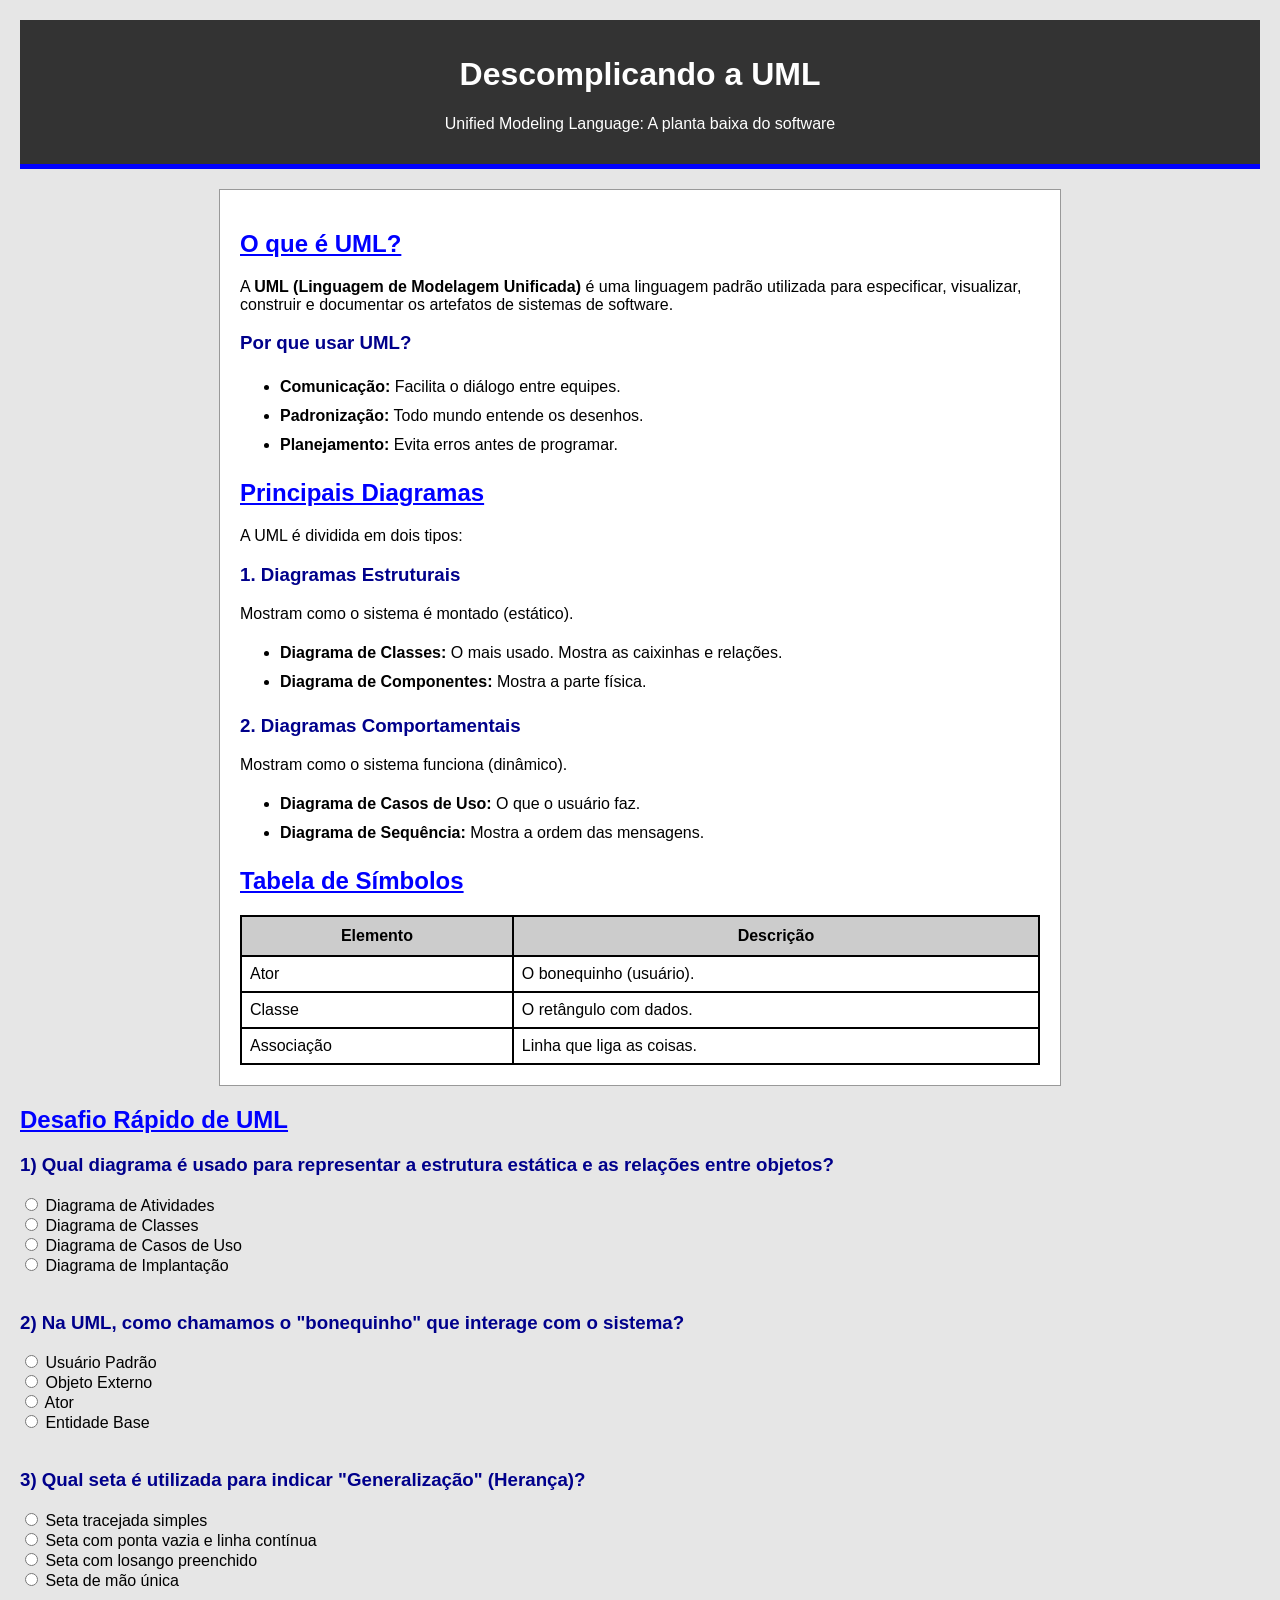
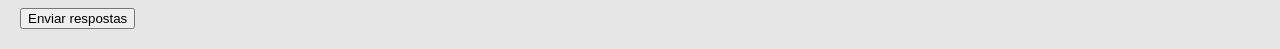
<file: index.html>
<!DOCTYPE html>
<html lang="pt-br">
<head>
    <meta charset="UTF-8">
    <title>Meu Trabalho de UML</title>
    <style>
        body {
            font-family: Arial, sans-serif;
            background-color: #e6e6e6;
            margin: 0;
            padding: 20px;
        }

        header {
            background-color: #333;
            color: white;
            text-align: center;
            padding: 15px;
            border-bottom: 5px solid blue;
        }

        .conteudo {
            background-color: white;
            max-width: 800px;
            margin: 20px auto;
            padding: 20px;
            border: 1px solid #999;
        }

        h1 {
            color: #ffffff;
        }

        h2 {
            color: blue;
            text-decoration: underline;
        }

        h3 {
            color: darkblue;
        }

        table {
            width: 100%;
            border-collapse: collapse;
            margin-top: 10px;
        }

        table, th, td {
            border: 2px solid black;
        }

        th {
            background-color: #ccc;
            padding: 10px;
        }

        td {
            padding: 8px;
        }

        .dica {
            background-color: yellow;
            padding: 10px;
            border: 2px dashed black;
            margin-top: 20px;
            font-weight: bold;
        }

        ul {
            line-height: 1.8;
        }
    </style>
</head>
<body>

<header>
    <h1>Descomplicando a UML</h1>
    <p>Unified Modeling Language: A planta baixa do software</p>
</header>

<div class="conteudo">
    
    <section>
        <h2>O que é UML?</h2>
        <p>A <strong>UML (Linguagem de Modelagem Unificada)</strong> é uma linguagem padrão utilizada para especificar, visualizar, construir e documentar os artefatos de sistemas de software.</p>
        
        <h3>Por que usar UML?</h3>
        <ul>
            <li><strong>Comunicação:</strong> Facilita o diálogo entre equipes.</li>
            <li><strong>Padronização:</strong> Todo mundo entende os desenhos.</li>
            <li><strong>Planejamento:</strong> Evita erros antes de programar.</li>
        </ul>
    </section>

    <section>
        <h2>Principais Diagramas</h2>
        <p>A UML é dividida em dois tipos:</p>

        <h3>1. Diagramas Estruturais</h3>
        <p>Mostram como o sistema é montado (estático).</p>
        <ul>
            <li><strong>Diagrama de Classes:</strong> O mais usado. Mostra as caixinhas e relações.</li>
            <li><strong>Diagrama de Componentes:</strong> Mostra a parte física.</li>
        </ul>

        <h3>2. Diagramas Comportamentais</h3>
        <p>Mostram como o sistema funciona (dinâmico).</p>
        <ul>
            <li><strong>Diagrama de Casos de Uso:</strong> O que o usuário faz.</li>
            <li><strong>Diagrama de Sequência:</strong> Mostra a ordem das mensagens.</li>
        </ul>
    </section>

    <section>
        <h2>Tabela de Símbolos</h2>
        <table>
            <thead>
                <tr>
                    <th>Elemento</th>
                    <th>Descrição</th>
                </tr>
            </thead>
            <tbody>
                <tr>
                    <td>Ator</td>
                    <td>O bonequinho (usuário).</td>
                </tr>
                <tr>
                    <td>Classe</td>
                    <td>O retângulo com dados.</td>
                </tr>
                <tr>
                    <td>Associação</td>
                    <td>Linha que liga as coisas.</td>
                </tr>
            </tbody>
        </table>
    </section>


</div>
<section>
    <h2>Desafio Rápido de UML</h2>
    <form>
        <h3>1) Qual diagrama é usado para representar a estrutura estática e as relações entre objetos?</h3>
        <input type="radio" name="q1"> Diagrama de Atividades<br>
        <input type="radio" name="q1"> Diagrama de Classes<br>
        <input type="radio" name="q1"> Diagrama de Casos de Uso<br>
        <input type="radio" name="q1"> Diagrama de Implantação<br><br>

        <h3>2) Na UML, como chamamos o "bonequinho" que interage com o sistema?</h3>
        <input type="radio" name="q2"> Usuário Padrão<br>
        <input type="radio" name="q2"> Objeto Externo<br>
        <input type="radio" name="q2"> Ator<br>
        <input type="radio" name="q2"> Entidade Base<br><br>

        <h3>3) Qual seta é utilizada para indicar "Generalização" (Herança)?</h3>
        <input type="radio" name="q3"> Seta tracejada simples<br>
        <input type="radio" name="q3"> Seta com ponta vazia e linha contínua<br>
        <input type="radio" name="q3"> Seta com losango preenchido<br>
        <input type="radio" name="q3"> Seta de mão única<br><br>
        
        <input type="submit" value="Enviar respostas">
    </form>
</section>

</div>
</div>

</body>
</html>
</file>
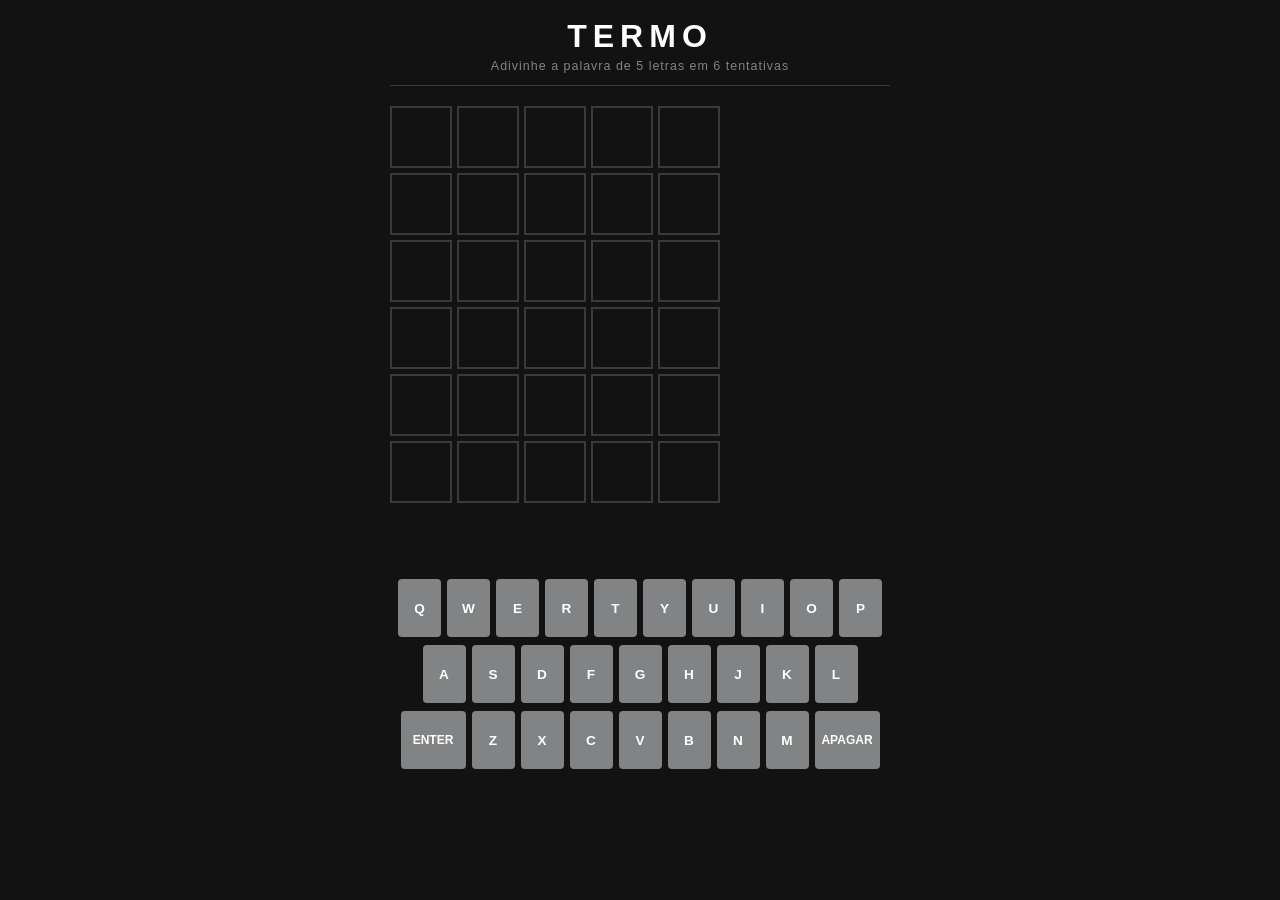
<file: Atividades1006/termosaet/index.html>
<!DOCTYPE html>
<html lang="pt-BR">
<head>
  <meta charset="UTF-8" />
  <meta name="viewport" content="width=device-width, initial-scale=1.0" />
  <title>Termo</title>
  <link rel="stylesheet" href="styles.css" />
</head>
<body>

  <!-- Cabeçalho do jogo -->
  <header>
    <h1>TERMO</h1>
    <p class="subtitulo">Adivinhe a palavra de 5 letras em 6 tentativas</p>
  </header>

  <!-- Área principal -->
  <main>

    <!-- Grade de tentativas: 6 linhas x 5 colunas -->
    <div id="board"></div>

    <!-- Mensagem de status (venceu / perdeu / letra inválida) -->
    <div id="message"></div>

    <!-- Teclado virtual -->
    <div id="keyboard"></div>

  </main>

  <script src="App.js"></script>
</body>
</html>
</file>
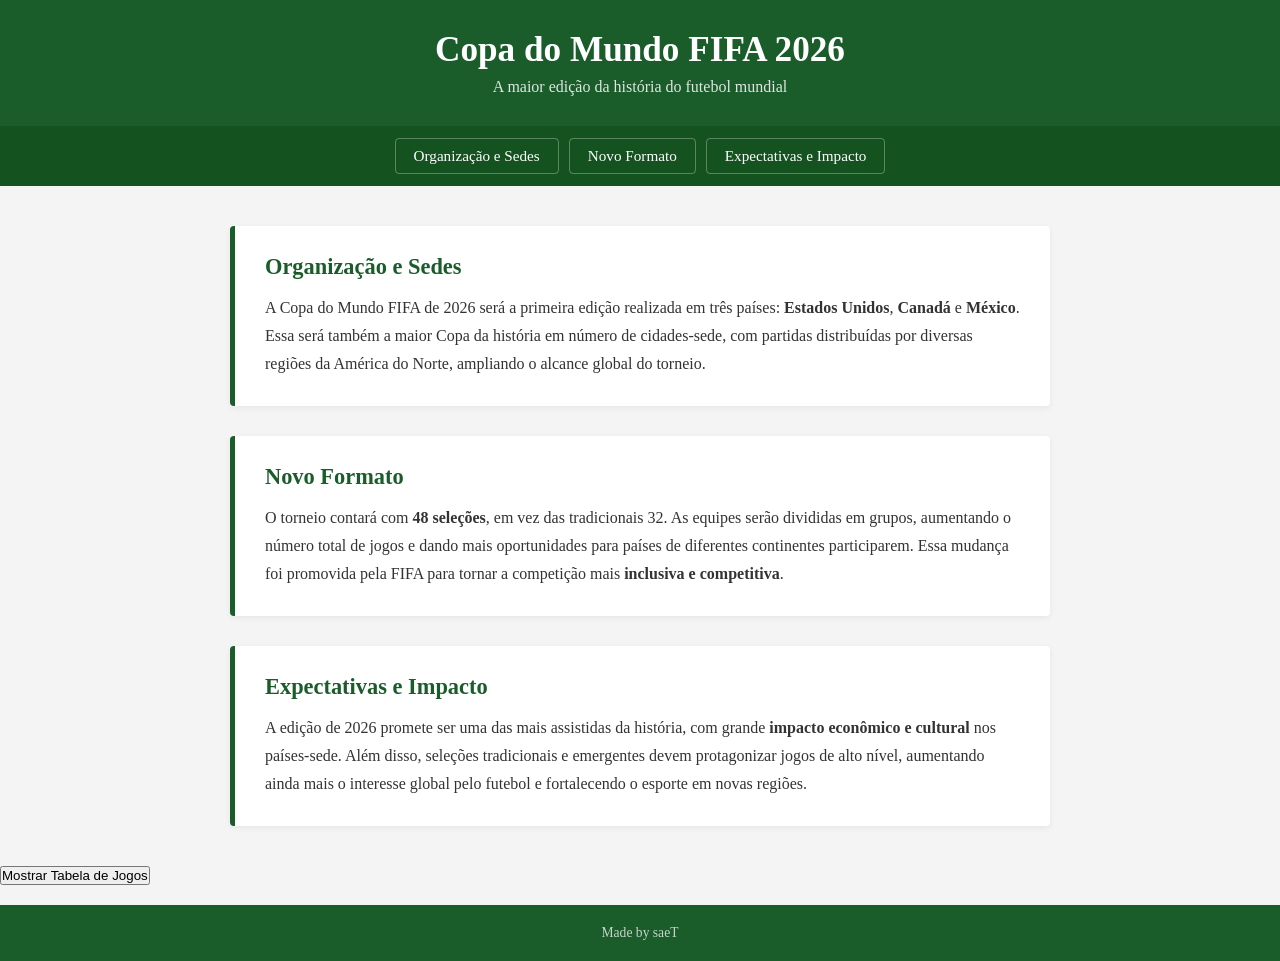
<file: provarefeita/prova1/questao123/index.html>
<!DOCTYPE html>
<html lang="pt-BR">
<head>
  <meta charset="UTF-8">
  <meta name="viewport" content="width=device-width, initial-scale=1.0">
  <title>Copa do Mundo 2026</title>
  <style>
    * {
      margin: 0;
      padding: 0;
      box-sizing: border-box;
    }

    body {
      font-family: Georgia, serif;
      background-color: #f4f4f4;
      color: #222;
    }

    header {
      background-color: #1a5c2a;
      color: white;
      text-align: center;
      padding: 30px 20px;
    }

    header h1 {
      font-size: 2.2rem;
      margin-bottom: 8px;
    }

    header p {
      font-size: 1rem;
      opacity: 0.85;
    }

    nav {
      background-color: #145220;
      display: flex;
      justify-content: center;
      gap: 10px;
      padding: 12px 20px;
      flex-wrap: wrap;
    }

    nav a {
      color: #fff;
      text-decoration: none;
      padding: 8px 18px;
      border: 1px solid rgba(255,255,255,0.3);
      border-radius: 4px;
      font-size: 0.95rem;
      transition: background 0.2s;
    }

    nav a:hover {
      background-color: rgba(255,255,255,0.15);
    }

    main {
      max-width: 860px;
      margin: 40px auto;
      padding: 0 20px;
      display: flex;
      flex-direction: column;
      gap: 30px;
    }

    section {
      background-color: #fff;
      border-left: 5px solid #1a5c2a;
      border-radius: 4px;
      padding: 28px 30px;
      box-shadow: 0 2px 6px rgba(0,0,0,0.06);
    }

    section h2 {
      font-size: 1.4rem;
      color: #1a5c2a;
      margin-bottom: 14px;
    }

    section p {
      line-height: 1.75;
      font-size: 1rem;
      color: #333;
    }

    footer {
      text-align: center;
      padding: 20px;
      background-color: #1a5c2a;
      color: rgba(255,255,255,0.75);
      font-size: 0.85rem;
      margin-top: 20px;
    }
  </style>
</head>

<body>

  <header>
    <h1>Copa do Mundo FIFA 2026</h1>
    <p>A maior edição da história do futebol mundial</p>
  </header>

  <nav>
    <a href="#organizacao">Organização e Sedes</a>
    <a href="#formato">Novo Formato</a>
    <a href="#expectativas">Expectativas e Impacto</a>
  </nav>
  

  <main>

    <section id="organizacao">
      <h2>Organização e Sedes</h2>
      <p>
        A Copa do Mundo FIFA de 2026 será a primeira edição realizada em três países:
        <strong>Estados Unidos</strong>, <strong>Canadá</strong> e <strong>México</strong>.
        Essa será também a maior Copa da história em número de cidades-sede, com partidas
        distribuídas por diversas regiões da América do Norte, ampliando o alcance global
        do torneio.
      </p>
    </section>

    <section id="formato">
      <h2>Novo Formato</h2>
      <p>
        O torneio contará com <strong>48 seleções</strong>, em vez das tradicionais 32.
        As equipes serão divididas em grupos, aumentando o número total de jogos e dando
        mais oportunidades para países de diferentes continentes participarem. Essa mudança
        foi promovida pela FIFA para tornar a competição mais <strong>inclusiva e competitiva</strong>.
      </p>
    </section>

    <section id="expectativas">
      <h2>Expectativas e Impacto</h2>
      <p>
        A edição de 2026 promete ser uma das mais assistidas da história, com grande
        <strong>impacto econômico e cultural</strong> nos países-sede. Além disso, seleções
        tradicionais e emergentes devem protagonizar jogos de alto nível, aumentando ainda
        mais o interesse global pelo futebol e fortalecendo o esporte em novas regiões.
      </p>
    </section>

  </main>

  <button onclick="mostrarTabela()">Mostrar Tabela de Jogos</button>

  <script src="script.js"></script>

  <footer>
    <p>Made by saeT</p>
  </footer>

</body>
</html>
</file>
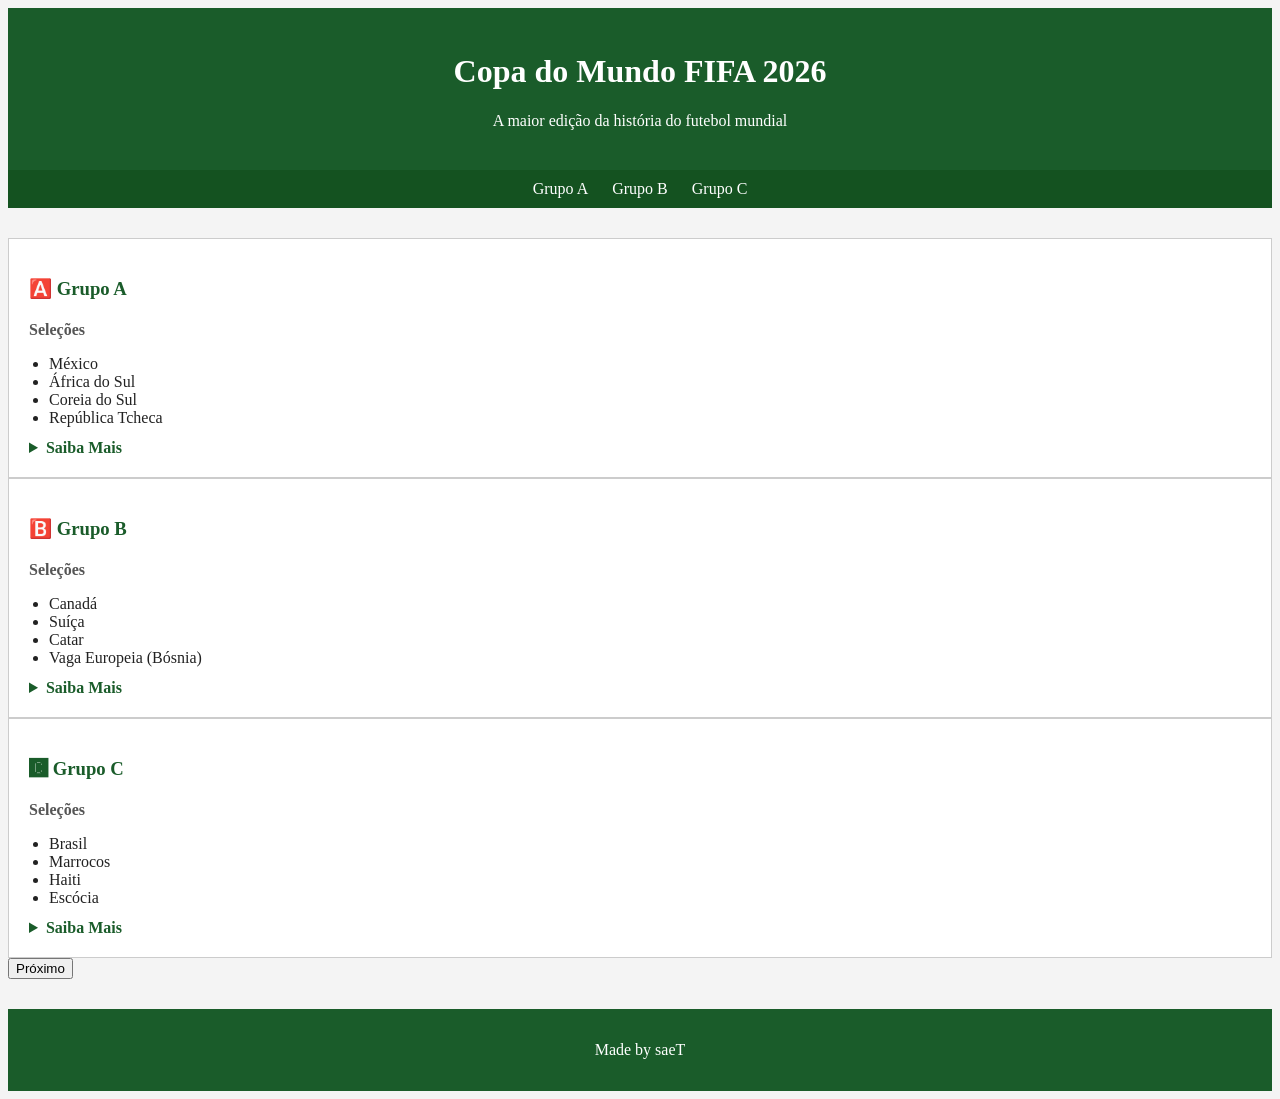
<file: provarefeita/prova2/questao123/index.html>
<!DOCTYPE html>
<html lang="pt-BR">
<head>
  <meta charset="UTF-8">
  <title>Copa do Mundo 2026</title>
  <style>
    body {
      font-family: Georgia, serif;
      background-color: #f4f4f4;
      color: #222;
    }
 
    header {
      background-color: #1a5c2a;
      color: white;
      text-align: center;
      padding: 24px;
    }
 
    nav {
      background-color: #145220;
      padding: 10px;
      text-align: center;
    }
 
    nav a {
      color: white;
      text-decoration: none;
      margin: 0 10px;
    }
 
    nav a:hover {
      text-decoration: underline;
    }
 
    main {
      gap: 20px;
      margin-top: 30px;
    }
 
    div {
      background-color: white;
      border: 1px solid #ccc;
      padding: 20px;
      flex: 1;
    }
 
    h3 {
      color: #1a5c2a;
      margin-bottom: 10px;
    }
 
    h4 {
      color: #555;
      margin-bottom: 6px;
    }
 
    ul {
      padding-left: 20px;
      margin-bottom: 12px;
    }
 
    details summary {
      cursor: pointer;
      color: #1a5c2a;
      font-weight: bold;
    }
 
    .saiba-mais-content {
      margin-top: 8px;
      font-size: 0.9rem;
      color: #444;
      border-left: 3px solid #1a5c2a;
      padding-left: 10px;
    }
 
    footer {
      text-align: center;
      padding: 16px;
      background-color: #1a5c2a;
      color: white;
      margin-top: 30px;
    }
  </style>
</head>

<body>

  <header>
    <h1>Copa do Mundo FIFA 2026</h1>
    <p>A maior edição da história do futebol mundial</p>
  </header>

  <nav>
    <a href="#grupoa">Grupo A</a>
    <a href="#grupob">Grupo B</a>
    <a href="#grupoc">Grupo C</a>
  </nav>

  <main id="main-grupos">

    <div id="grupoa">
      <h3>🅰️ Grupo A</h3>
      <h4>Seleções</h4>
      <ul>
        <li>México</li>
        <li>África do Sul</li>
        <li>Coreia do Sul</li>
        <li>República Tcheca</li>
      </ul>
      <details>
        <summary>Saiba Mais</summary>
        <div class="saiba-mais-content">
          O jogo de abertura será México x África do Sul. Confrontos entre Coreia do Sul
          e seleções europeias já ocorreram em várias Copas, com histórico equilibrado.
        </div>
      </details>
    </div>

    <div id="grupob">
      <h3>🅱️ Grupo B</h3>
      <h4>Seleções</h4>
      <ul>
        <li>Canadá</li>
        <li>Suíça</li>
        <li>Catar</li>
        <li>Vaga Europeia (Bósnia)</li>
      </ul>
      <details>
        <summary>Saiba Mais</summary>
        <div class="saiba-mais-content">
          O Canadá joga em casa, fator importante de desempenho. Catar e Suíça já se
          enfrentaram recentemente em amistosos internacionais.
        </div>
      </details>
    </div>

    <div id="grupoc">
      <h3>🅲 Grupo C</h3>
      <h4>Seleções</h4>
      <ul>
        <li>Brasil</li>
        <li>Marrocos</li>
        <li>Haiti</li>
        <li>Escócia</li>
      </ul>
      <details>
        <summary>Saiba Mais</summary>
        <div class="saiba-mais-content">
          Brasil, Marrocos e Escócia já dividiram grupo em 1998. Brasil nunca perdeu
          para a Escócia em Copas.
        </div>
      </details>
    </div>

  </main>

  <button id="btn-proximo" onclick="alternarGrupos()">Próximo</button>

  <footer>
    <p>Made by saeT</p>
  </footer>

  <script>
    var paginaAtual = 1;

    var paginas = {
      1: [
        {
          id: "grupoa",
          titulo: "🅰️ Grupo A",
          selecoes: ["México", "África do Sul", "Coreia do Sul", "República Tcheca"],
          fatos: "O jogo de abertura será México x África do Sul. Confrontos entre Coreia do Sul e seleções europeias já ocorreram em várias Copas, com histórico equilibrado."
        },
        {
          id: "grupob",
          titulo: "🅱️ Grupo B",
          selecoes: ["Canadá", "Suíça", "Catar", "Vaga Europeia (Bósnia)"],
          fatos: "O Canadá joga em casa, fator importante de desempenho. Catar e Suíça já se enfrentaram recentemente em amistosos internacionais."
        },
        {
          id: "grupoc",
          titulo: "🅲 Grupo C",
          selecoes: ["Brasil", "Marrocos", "Haiti", "Escócia"],
          fatos: "Brasil, Marrocos e Escócia já dividiram grupo em 1998. Brasil nunca perdeu para a Escócia em Copas."
        }
      ],
      2: [
        {
          id: "grupod",
          titulo: "🅳 Grupo D",
          selecoes: ["Estados Unidos", "Paraguai", "Austrália", "Turquia"],
          fatos: "Os EUA jogam em casa, vantagem histórica em Copas. Austrália enfrenta frequentemente seleções sul-americanas em torneios."
        },
        {
          id: "grupoe",
          titulo: "🅴 Grupo E",
          selecoes: ["Alemanha", "Equador", "Costa do Marfim", "Curaçao"],
          fatos: "Alemanha costuma dominar fases de grupos. Equador e Costa do Marfim têm estilos físicos semelhantes."
        },
        {
          id: "grupof",
          titulo: "🅵 Grupo F",
          selecoes: ["Holanda", "Japão", "Tunísia", "Suécia"],
          fatos: "Holanda e Japão têm histórico de jogos disputados em Copas. Tunísia e Suécia são seleções de forte organização tática."
        }
      ]
    };

    function alternarGrupos() {
      paginaAtual = paginaAtual === 1 ? 2 : 1;

      var main = document.getElementById("main-grupos");
      var grupos = paginas[paginaAtual];
      var btn = document.getElementById("btn-proximo");

      main.innerHTML = "";

      for (var i = 0; i < grupos.length; i++) {
        var g = grupos[i];

        var div = document.createElement("div");
        div.id = g.id;

        var h3 = document.createElement("h3");
        h3.textContent = g.titulo;

        var h4 = document.createElement("h4");
        h4.textContent = "Seleções";

        var ul = document.createElement("ul");
        for (var j = 0; j < g.selecoes.length; j++) {
          var li = document.createElement("li");
          li.textContent = g.selecoes[j];
          ul.appendChild(li);
        }

        var details = document.createElement("details");
        var summary = document.createElement("summary");
        summary.textContent = "Saiba Mais";

        var conteudo = document.createElement("div");
        conteudo.className = "saiba-mais-content";
        conteudo.textContent = g.fatos;

        details.appendChild(summary);
        details.appendChild(conteudo);

        div.appendChild(h3);
        div.appendChild(h4);
        div.appendChild(ul);
        div.appendChild(details);

        main.appendChild(div);
      }

      btn.textContent = paginaAtual === 1 ? "Próximo" : "Anterior";
    }
  </script>

</body>
</html>
</file>
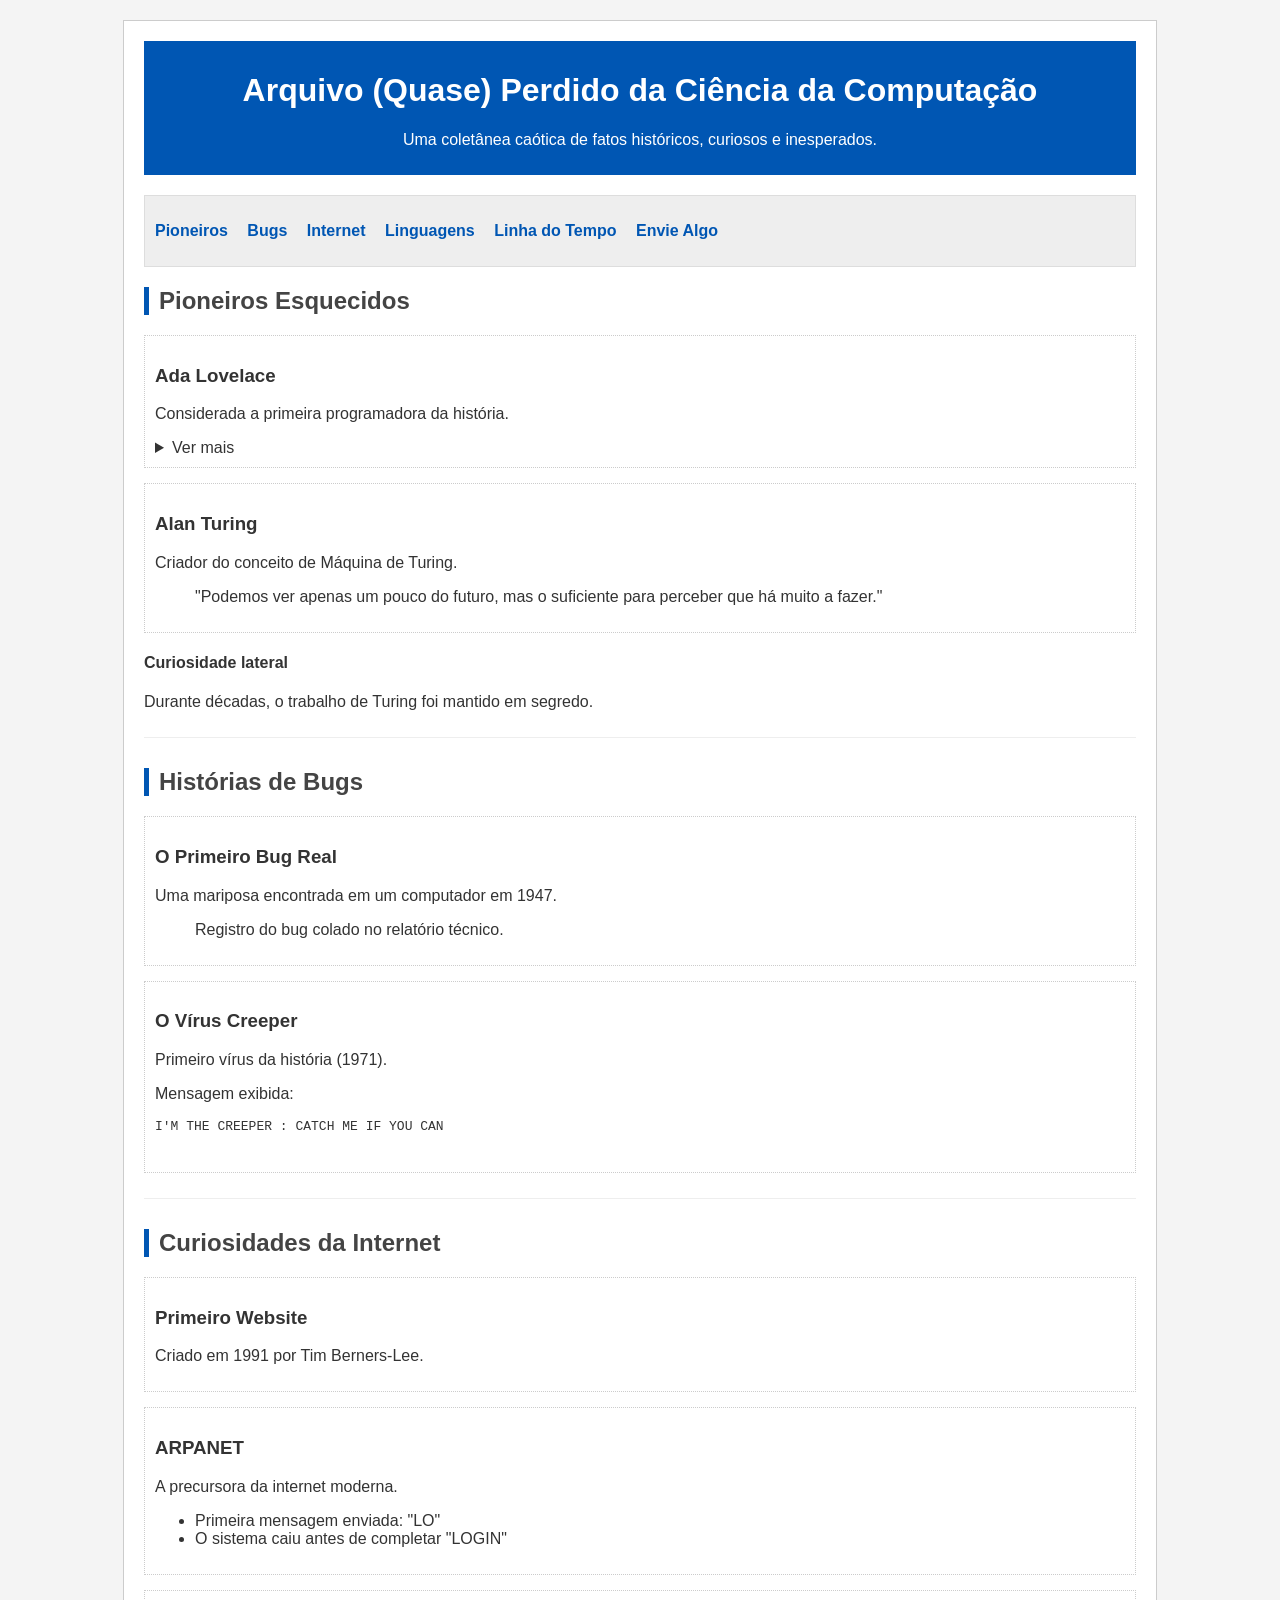
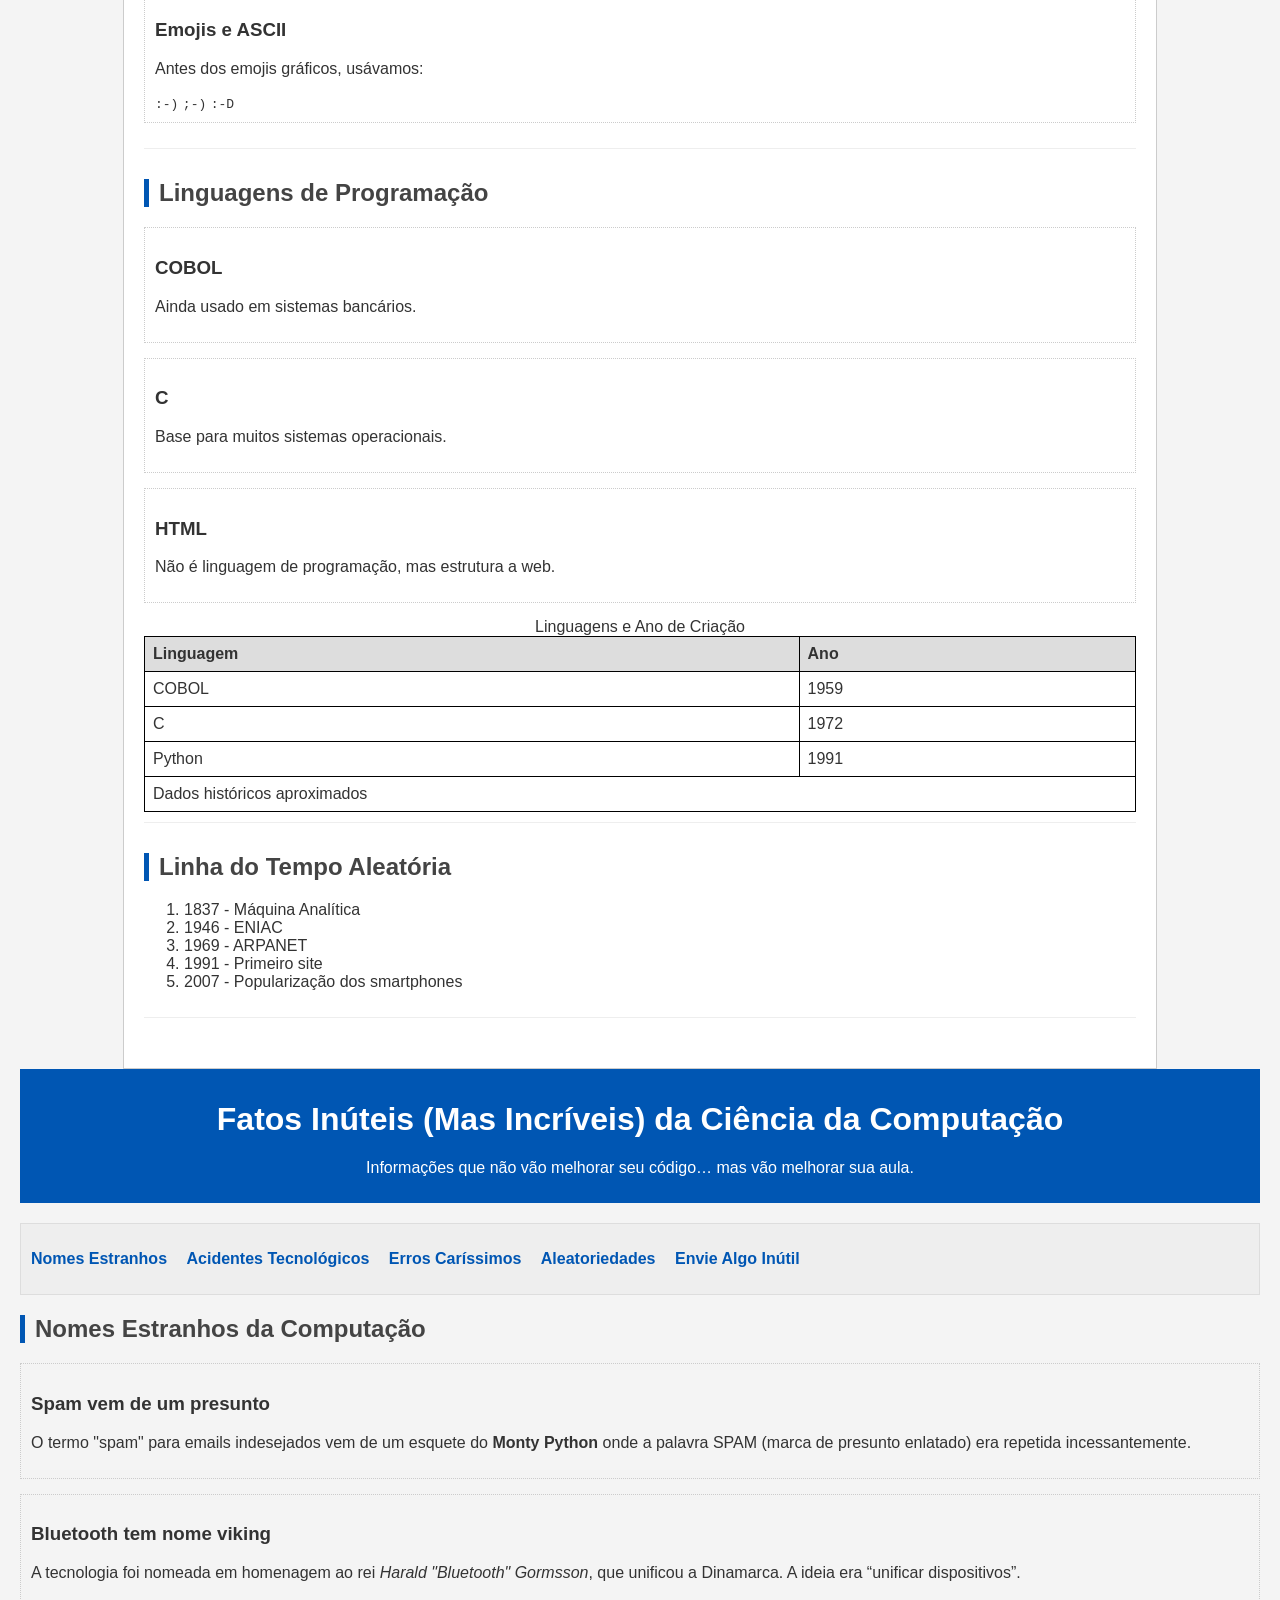
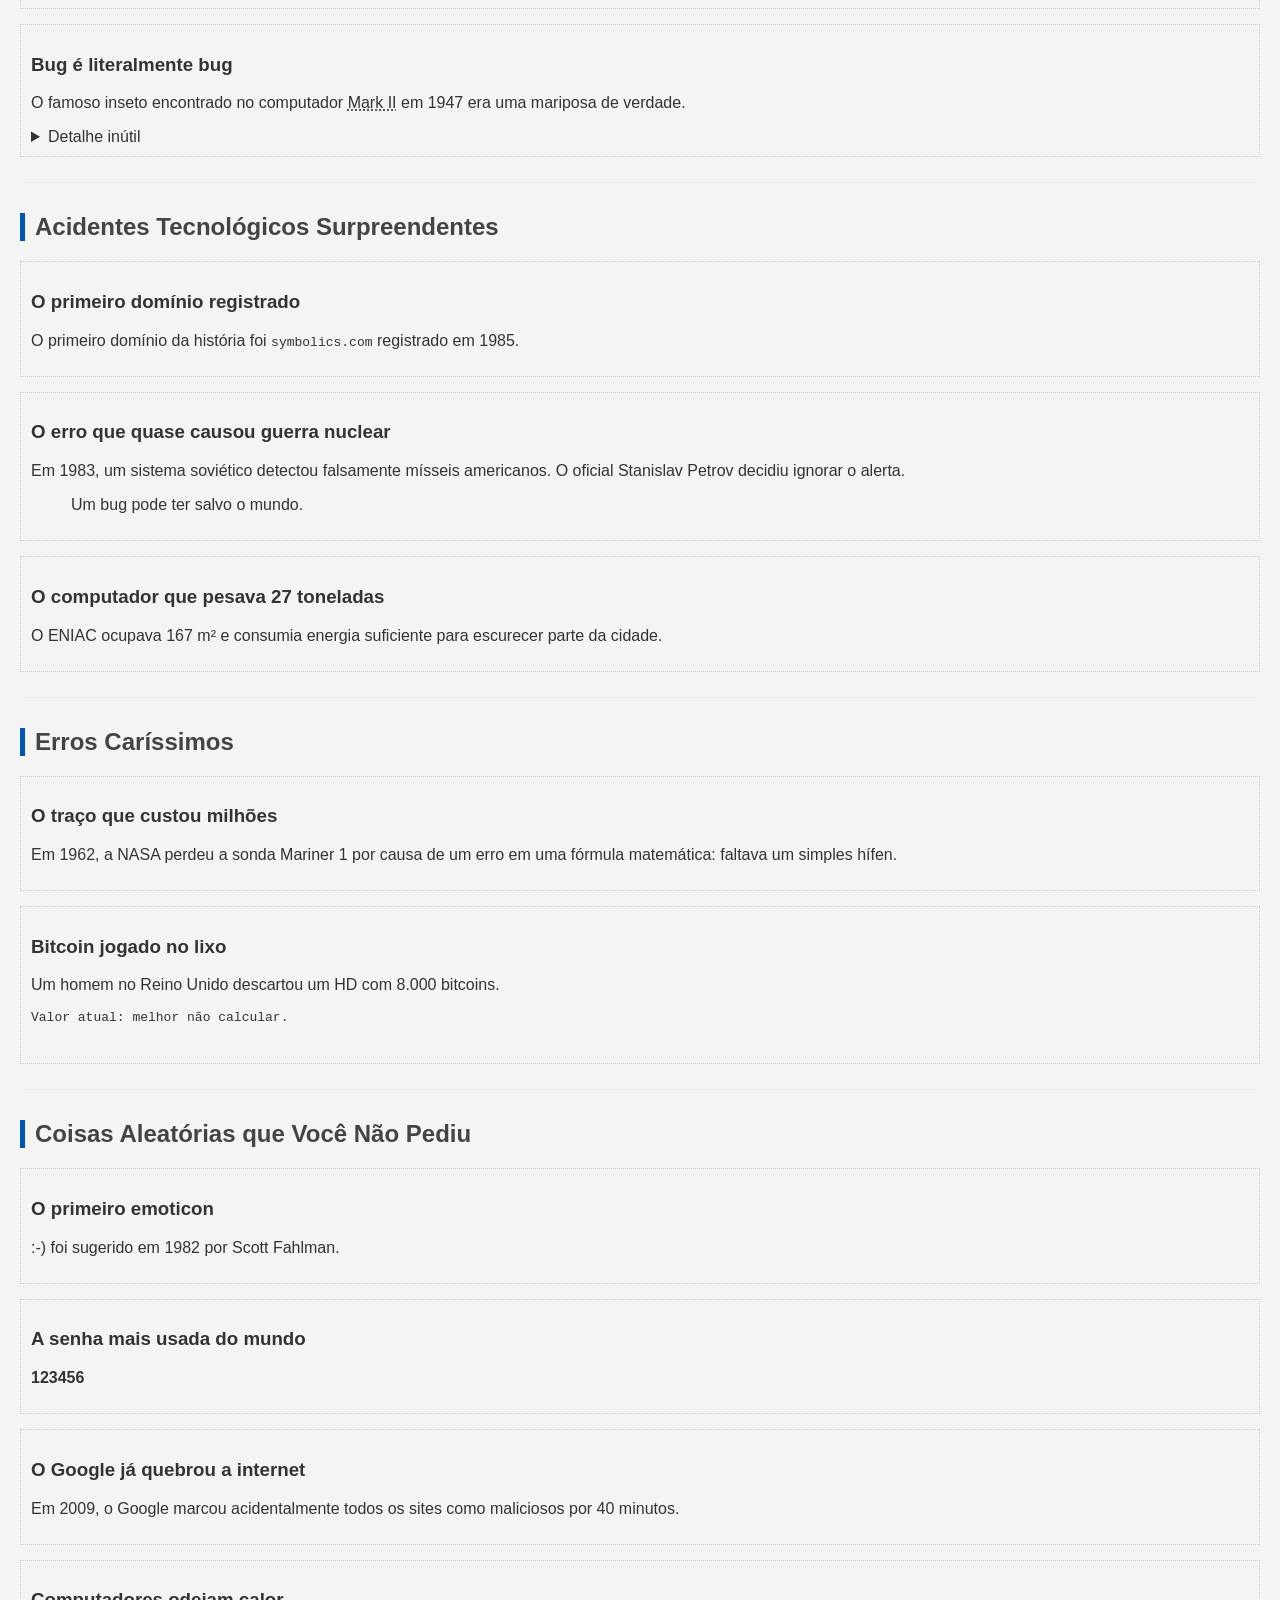
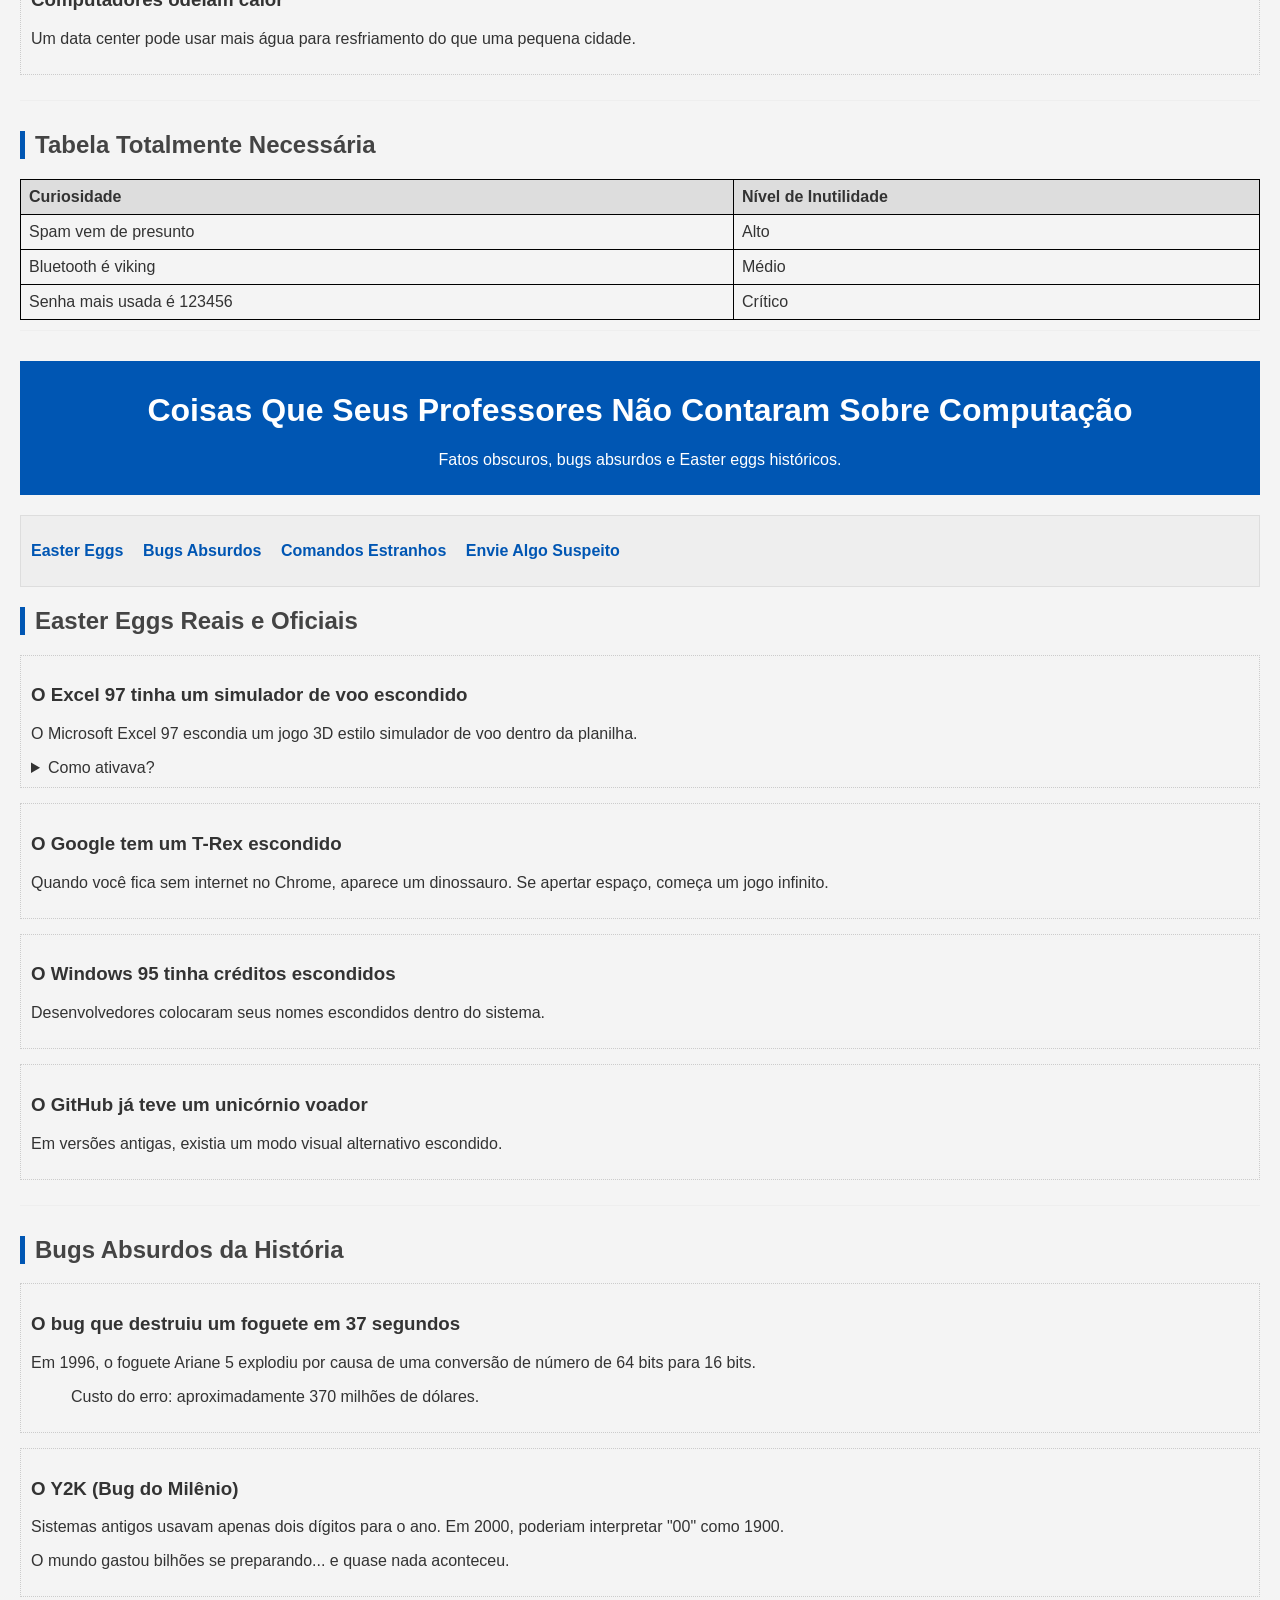
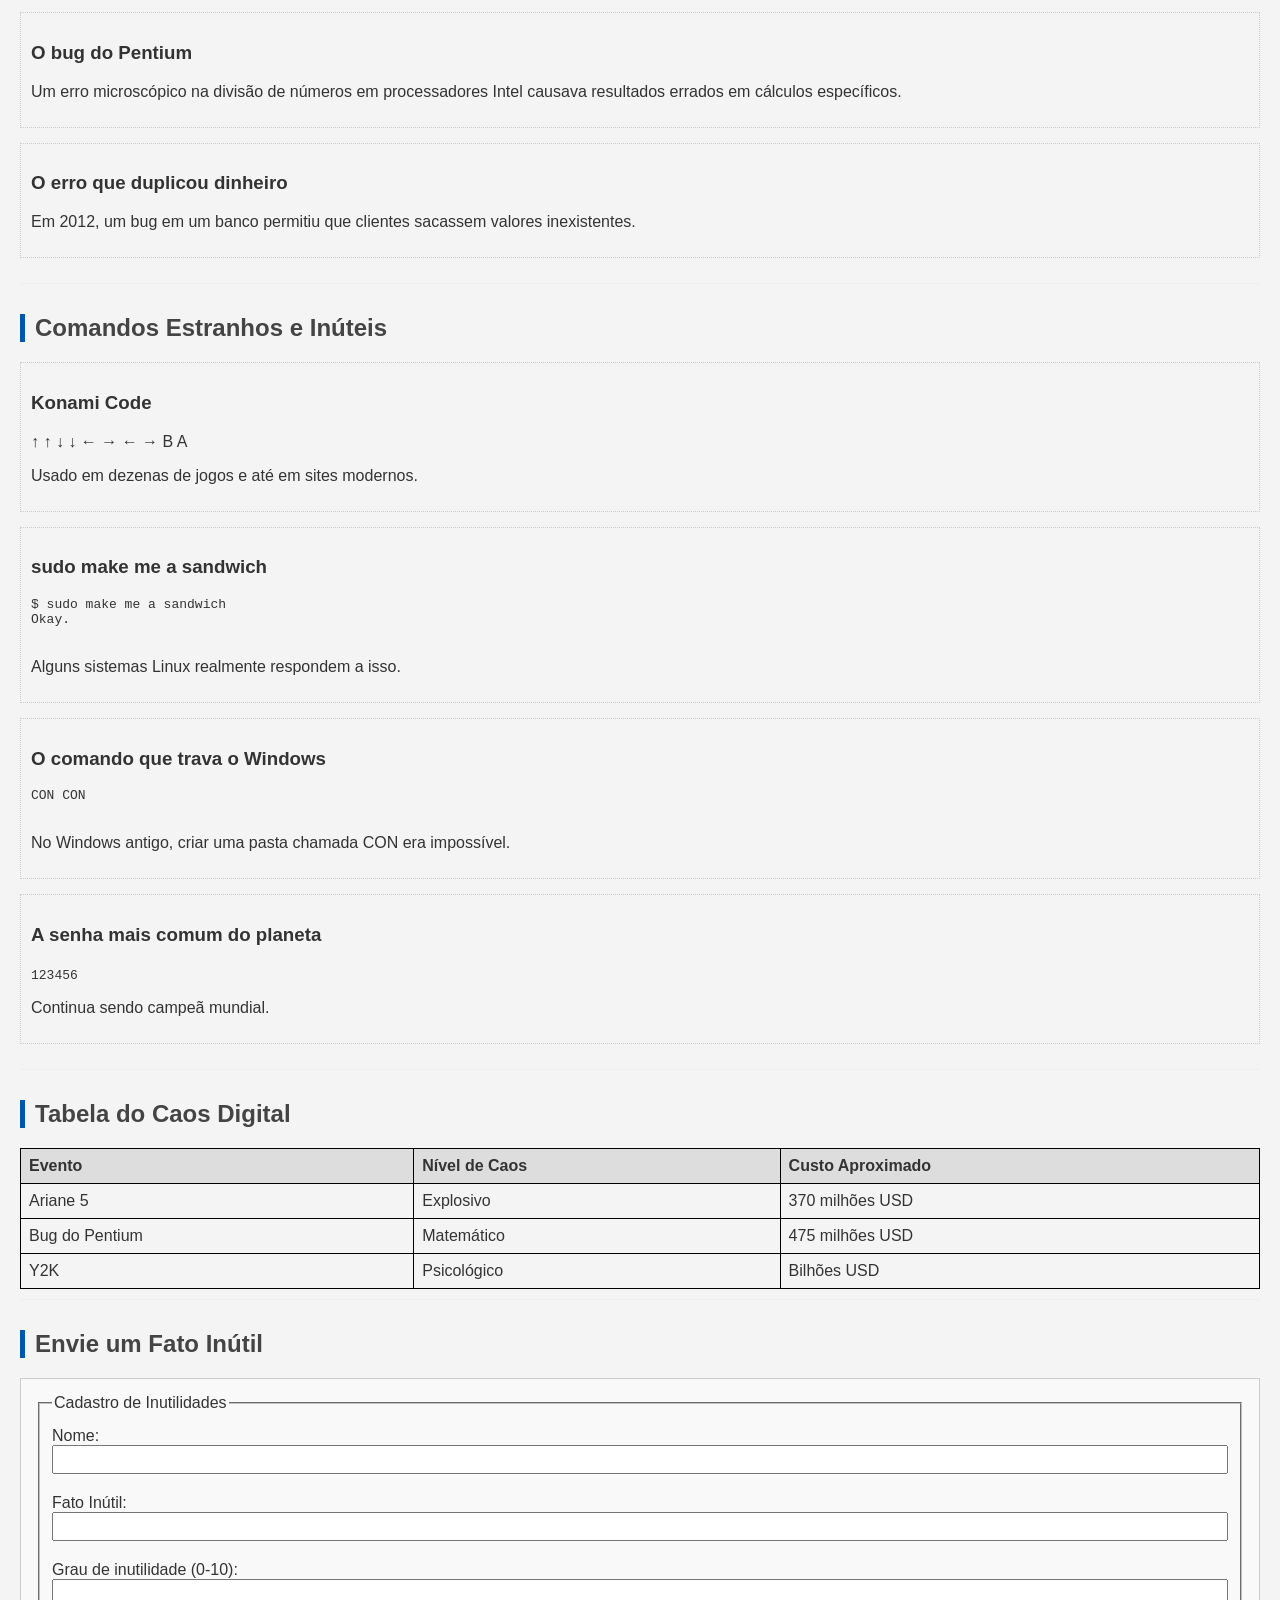
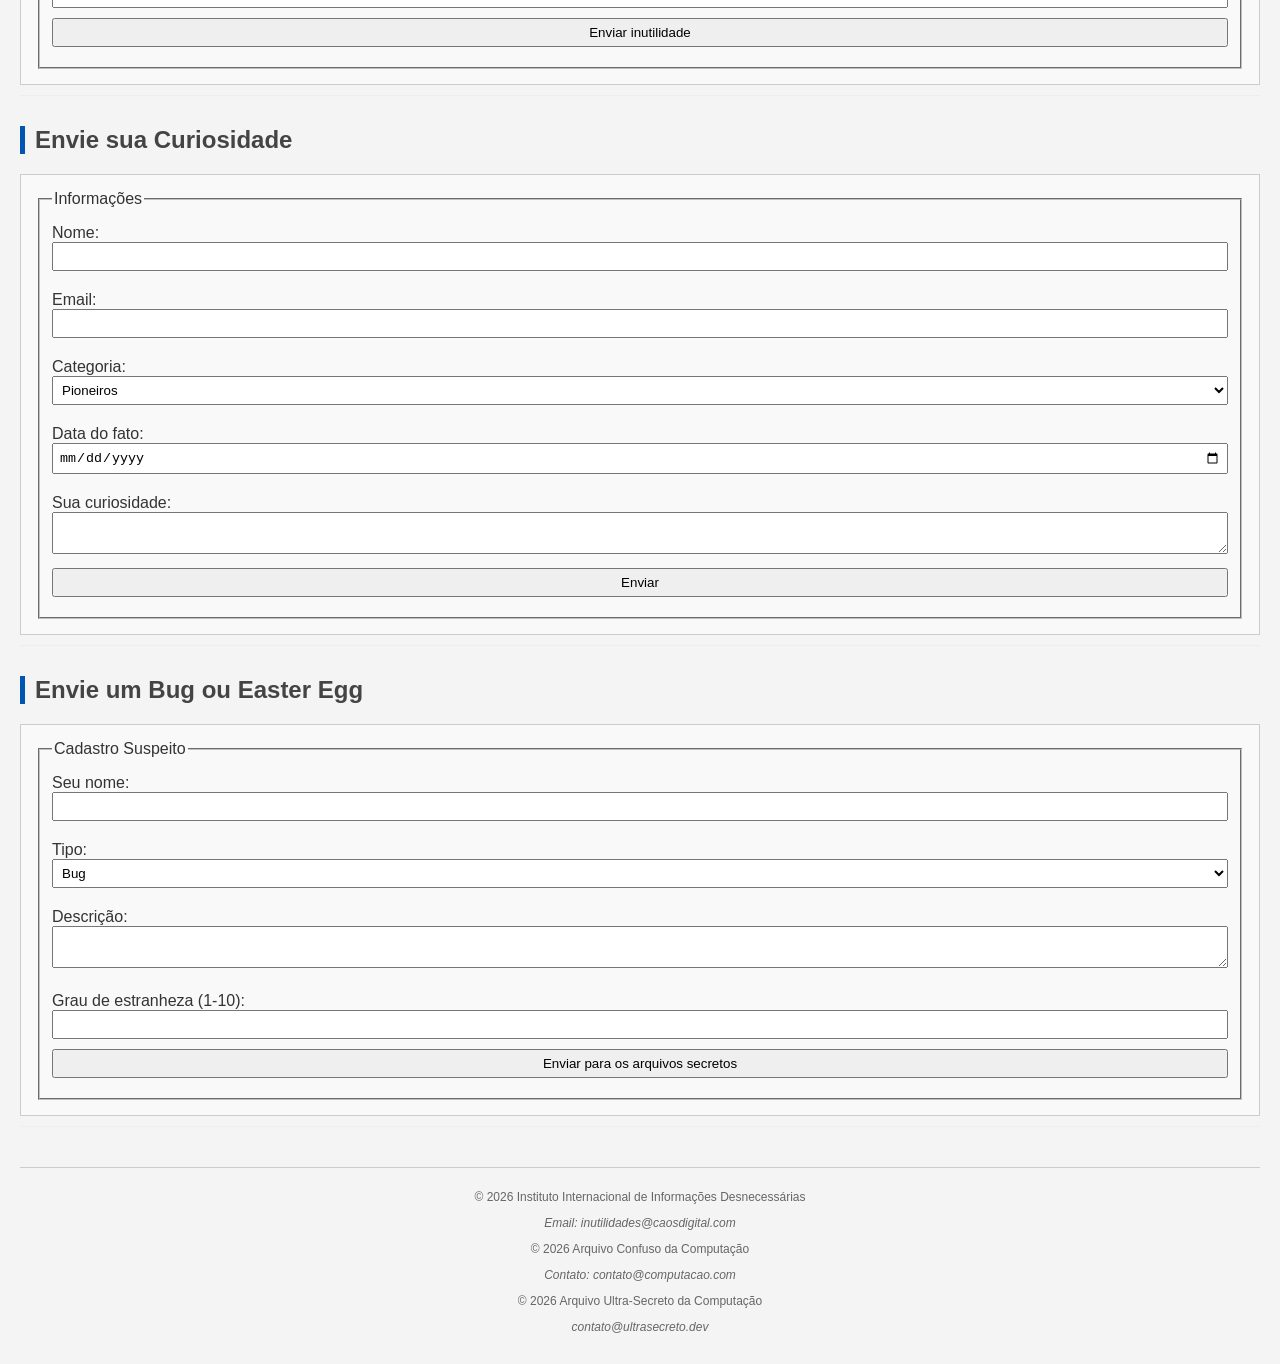
<file: atvcss.html>
<!DOCTYPE html>
<html lang="pt-br">
<head>
    <meta charset="UTF-8">
    <meta name="description" content="Curiosidades e fatos históricos da Ciência da Computação">
    <meta name="author" content="Portal Computação">
    <meta name="viewport" content="width=device-width, initial-scale=1.0">
    <title>Arquivo Confuso da Computação</title>

    <style>

        body {
            font-family: Arial, Helvetica, sans-serif;
            background-color: #f4f4f4;
            color: #333;
            margin: 0;
            padding: 20px;
        }

        #pagina {
            background-color: white;
            width: 80%;
            margin: 0 auto;
            padding: 20px;
            border: 1px solid #ccc;
        }

        header {
            background-color: #0056b3;
            color: white;
            padding: 10px;
            text-align: center;
            margin-bottom: 20px;
        }

        nav {
            background-color: #eee;
            padding: 10px;
            border: 1px solid #ddd;
            margin-bottom: 20px;
        }

        nav ul {
            list-style-type: none;
            padding: 0;
        }

        nav ul li {
            display: inline;
            margin-right: 15px;
        }

        nav a {
            text-decoration: none;
            color: #0056b3;
            font-weight: bold;
        }

        nav a:hover {
            text-decoration: underline;
        }

        section {
            margin-bottom: 30px;
            padding-bottom: 10px;
            border-bottom: 1px solid #eee;
        }

        h2 {
            color: #444;
            border-left: 5px solid #0056b3;
            padding-left: 10px;
        }

        article {
            margin-bottom: 15px;
            padding: 10px;
            border: 1px dotted #ccc;
        }

        table {
            width: 100%;
            border-collapse: collapse;
            margin-top: 10px;
        }

        table, th, td {
            border: 1px solid black;
        }

        th, td {
            padding: 8px;
            text-align: left;
        }

        th {
            background-color: #ddd;
        }

        form {
            background-color: #f9f9f9;
            padding: 15px;
            border: 1px solid #ccc;
        }

        label {
            display: block;
            margin-top: 10px;
        }

        input, select, textarea {
            margin-bottom: 10px;
            width: 100%;
            padding: 5px;
            box-sizing: border-box;
        }

        footer {
            text-align: center;
            font-size: 12px;
            color: #666;
            margin-top: 40px;
            padding: 10px;
            border-top: 1px solid #ccc;
        }

    </style>
</head>

<body>

<div id="pagina">

    <header id="topo">
        <h1>Arquivo (Quase) Perdido da Ciência da Computação</h1>
        <p>Uma coletânea caótica de fatos históricos, curiosos e inesperados.</p>
    </header>

    <nav id="menu-principal">
        <ul>
            <li><a href="#pioneiros">Pioneiros</a></li>
            <li><a href="#bugs">Bugs</a></li>
            <li><a href="#internet">Internet</a></li>
            <li><a href="#linguagens">Linguagens</a></li>
            <li><a href="#linha-do-tempo">Linha do Tempo</a></li>
            <li><a href="#formulario">Envie Algo</a></li>
        </ul>
    </nav>

    <main>

        <section id="pioneiros">
            <h2>Pioneiros Esquecidos</h2>

            <article>
                <h3>Ada Lovelace</h3>
                <p>Considerada a primeira programadora da história.</p>
                <details>
                    <summary>Ver mais</summary>
                    <p>Ela escreveu um algoritmo para a Máquina Analítica no século XIX.</p>
                </details>
            </article>

            <article>
                <h3>Alan Turing</h3>
                <p>Criador do conceito de Máquina de Turing.</p>
                <blockquote>
                    "Podemos ver apenas um pouco do futuro, mas o suficiente para perceber que há muito a fazer."
                </blockquote>
            </article>

            <aside>
                <h4>Curiosidade lateral</h4>
                <p>Durante décadas, o trabalho de Turing foi mantido em segredo.</p>
            </aside>
        </section>

        <section id="bugs">
            <h2>Histórias de Bugs</h2>

            <article>
                <h3>O Primeiro Bug Real</h3>
                <p>Uma mariposa encontrada em um computador em 1947.</p>
                <figure>
                    <figcaption>Registro do bug colado no relatório técnico.</figcaption>
                </figure>
            </article>

            <article>
                <h3>O Vírus Creeper</h3>
                <p>Primeiro vírus da história (1971).</p>
                <p>Mensagem exibida:</p>
                <pre>
I'M THE CREEPER : CATCH ME IF YOU CAN
                </pre>
            </article>
        </section>

        <section id="internet">
            <h2>Curiosidades da Internet</h2>

            <article>
                <h3>Primeiro Website</h3>
                <p>Criado em 1991 por Tim Berners-Lee.</p>
            </article>

            <article>
                <h3>ARPANET</h3>
                <p>A precursora da internet moderna.</p>
                <ul>
                    <li>Primeira mensagem enviada: "LO"</li>
                    <li>O sistema caiu antes de completar "LOGIN"</li>
                </ul>
            </article>

            <article>
                <h3>Emojis e ASCII</h3>
                <p>Antes dos emojis gráficos, usávamos:</p>
                <code>:-)</code>
                <code>;-)</code>
                <code>:-D</code>
            </article>
        </section>

        <section id="linguagens">
            <h2>Linguagens de Programação</h2>

            <article>
                <h3>COBOL</h3>
                <p>Ainda usado em sistemas bancários.</p>
            </article>

            <article>
                <h3>C</h3>
                <p>Base para muitos sistemas operacionais.</p>
            </article>

            <article>
                <h3>HTML</h3>
                <p>Não é linguagem de programação, mas estrutura a web.</p>
            </article>

            <div>
                <table border="1">
                    <caption>Linguagens e Ano de Criação</caption>
                    <thead>
                        <tr>
                            <th>Linguagem</th>
                            <th>Ano</th>
                        </tr>
                    </thead>
                    <tbody>
                        <tr>
                            <td>COBOL</td>
                            <td>1959</td>
                        </tr>
                        <tr>
                            <td>C</td>
                            <td>1972</td>
                        </tr>
                        <tr>
                            <td>Python</td>
                            <td>1991</td>
                        </tr>
                    </tbody>
                    <tfoot>
                        <tr>
                            <td colspan="2">Dados históricos aproximados</td>
                        </tr>
                    </tfoot>
                </table>
            </div>
        </section>

        <section id="linha-do-tempo">
            <h2>Linha do Tempo Aleatória</h2>

            <ol>
                <li>1837 - Máquina Analítica</li>
                <li>1946 - ENIAC</li>
                <li>1969 - ARPANET</li>
                <li>1991 - Primeiro site</li>
                <li>2007 - Popularização dos smartphones</li>
            </ol>
        </section>


</div>


<header>
    <h1>Fatos Inúteis (Mas Incríveis) da Ciência da Computação</h1>
    <p>Informações que não vão melhorar seu código… mas vão melhorar sua aula.</p>
</header>

<nav>
    <ul>
        <li><a href="#nomes">Nomes Estranhos</a></li>
        <li><a href="#acidentes">Acidentes Tecnológicos</a></li>
        <li><a href="#dinheiro">Erros Caríssimos</a></li>
        <li><a href="#aleatorio">Aleatoriedades</a></li>
        <li><a href="#form">Envie Algo Inútil</a></li>
    </ul>
</nav>



<section id="nomes">
    <h2>Nomes Estranhos da Computação</h2>

    <article>
        <h3>Spam vem de um presunto</h3>
        <p>
            O termo "spam" para emails indesejados vem de um esquete do 
            <strong>Monty Python</strong> onde a palavra SPAM (marca de presunto enlatado) 
            era repetida incessantemente.
        </p>
    </article>

    <article>
        <h3>Bluetooth tem nome viking</h3>
        <p>
            A tecnologia foi nomeada em homenagem ao rei 
            <em>Harald "Bluetooth" Gormsson</em>, que unificou a Dinamarca.
            A ideia era “unificar dispositivos”.
        </p>
    </article>

    <article>
        <h3>Bug é literalmente bug</h3>
        <p>
            O famoso inseto encontrado no computador 
            <abbr title="Harvard Mark II">Mark II</abbr> em 1947 
            era uma mariposa de verdade.
        </p>
        <details>
            <summary>Detalhe inútil</summary>
            <p>O inseto ainda está preservado em um museu.</p>
        </details>
    </article>

</section>


<section id="acidentes">

    <h2>Acidentes Tecnológicos Surpreendentes</h2>

    <article>
        <h3>O primeiro domínio registrado</h3>
        <p>
            O primeiro domínio da história foi 
            <code>symbolics.com</code> registrado em 1985.
        </p>
    </article>

    <article>
        <h3>O erro que quase causou guerra nuclear</h3>
        <p>
            Em 1983, um sistema soviético detectou falsamente mísseis americanos.
            O oficial Stanislav Petrov decidiu ignorar o alerta.
        </p>
        <blockquote>
            Um bug pode ter salvo o mundo.
        </blockquote>
    </article>

    <article>
        <h3>O computador que pesava 27 toneladas</h3>
        <p>
            O ENIAC ocupava 167 m² e consumia energia suficiente para escurecer parte da cidade.
        </p>
    </article>

</section>


<section id="dinheiro">

    <h2>Erros Caríssimos</h2>

    <article>
        <h3>O traço que custou milhões</h3>
        <p>
            Em 1962, a NASA perdeu a sonda Mariner 1 por causa de um erro em uma fórmula matemática:
            faltava um simples hífen.
        </p>
    </article>

    <article>
        <h3>Bitcoin jogado no lixo</h3>
        <p>
            Um homem no Reino Unido descartou um HD com 8.000 bitcoins.
        </p>
        <pre>
Valor atual: melhor não calcular.
        </pre>
    </article>

</section>


<section id="aleatorio">

    <h2>Coisas Aleatórias que Você Não Pediu</h2>

    <article>
        <h3>O primeiro emoticon</h3>
        <p>
            :-) foi sugerido em 1982 por Scott Fahlman.
        </p>
    </article>

    <article>
        <h3>A senha mais usada do mundo</h3>
        <p><strong>123456</strong></p>
    </article>

    <article>
        <h3>O Google já quebrou a internet</h3>
        <p>
            Em 2009, o Google marcou acidentalmente todos os sites como maliciosos por 40 minutos.
        </p>
    </article>

    <article>
        <h3>Computadores odeiam calor</h3>
        <p>
            Um data center pode usar mais água para resfriamento do que uma pequena cidade.
        </p>
    </article>

</section>


<section>

    <h2>Tabela Totalmente Necessária</h2>

    <table border="1">
        <tr>
            <th>Curiosidade</th>
            <th>Nível de Inutilidade</th>
        </tr>
        <tr>
            <td>Spam vem de presunto</td>
            <td>Alto</td>
        </tr>
        <tr>
            <td>Bluetooth é viking</td>
            <td>Médio</td>
        </tr>
        <tr>
            <td>Senha mais usada é 123456</td>
            <td>Crítico</td>
        </tr>
    </table>

</section>

<header>
    <h1>Coisas Que Seus Professores Não Contaram Sobre Computação</h1>
    <p>Fatos obscuros, bugs absurdos e Easter eggs históricos.</p>
</header>

<nav>
    <ul>
        <li><a href="#easter-eggs">Easter Eggs</a></li>
        <li><a href="#bugs-absurdos">Bugs Absurdos</a></li>
        <li><a href="#comandos-secretos">Comandos Estranhos</a></li>
        <li><a href="#formulario-secreto">Envie Algo Suspeito</a></li>
    </ul>
</nav>


<section id="easter-eggs">

    <h2>Easter Eggs Reais e Oficiais</h2>

    <article>
        <h3>O Excel 97 tinha um simulador de voo escondido</h3>
        <p>
            O Microsoft Excel 97 escondia um jogo 3D estilo simulador de voo 
            dentro da planilha.
        </p>
        <details>
            <summary>Como ativava?</summary>
            <p>Era preciso selecionar células específicas e usar combinações absurdas de teclado.</p>
        </details>
    </article>

    <article>
        <h3>O Google tem um T-Rex escondido</h3>
        <p>
            Quando você fica sem internet no Chrome, aparece um dinossauro.
            Se apertar espaço, começa um jogo infinito.
        </p>
    </article>

    <article>
        <h3>O Windows 95 tinha créditos escondidos</h3>
        <p>
            Desenvolvedores colocaram seus nomes escondidos dentro do sistema.
        </p>
    </article>

    <article>
        <h3>O GitHub já teve um unicórnio voador</h3>
        <p>
            Em versões antigas, existia um modo visual alternativo escondido.
        </p>
    </article>

</section>



<section id="bugs-absurdos">

    <h2>Bugs Absurdos da História</h2>

    <article>
        <h3>O bug que destruiu um foguete em 37 segundos</h3>
        <p>
            Em 1996, o foguete Ariane 5 explodiu por causa de uma conversão de número
            de 64 bits para 16 bits.
        </p>
        <blockquote>
            Custo do erro: aproximadamente 370 milhões de dólares.
        </blockquote>
    </article>

    <article>
        <h3>O Y2K (Bug do Milênio)</h3>
        <p>
            Sistemas antigos usavam apenas dois dígitos para o ano.
            Em 2000, poderiam interpretar "00" como 1900.
        </p>
        <p>
            O mundo gastou bilhões se preparando... e quase nada aconteceu.
        </p>
    </article>

    <article>
        <h3>O bug do Pentium</h3>
        <p>
            Um erro microscópico na divisão de números em processadores Intel
            causava resultados errados em cálculos específicos.
        </p>
    </article>

    <article>
        <h3>O erro que duplicou dinheiro</h3>
        <p>
            Em 2012, um bug em um banco permitiu que clientes sacassem valores inexistentes.
        </p>
    </article>

</section>



<section id="comandos-secretos">

    <h2>Comandos Estranhos e Inúteis</h2>

    <article>
        <h3>Konami Code</h3>
        <p>
            ↑ ↑ ↓ ↓ ← → ← → B A
        </p>
        <p>
            Usado em dezenas de jogos e até em sites modernos.
        </p>
    </article>

    <article>
        <h3>sudo make me a sandwich</h3>
        <pre>
$ sudo make me a sandwich
Okay.
        </pre>
        <p>Alguns sistemas Linux realmente respondem a isso.</p>
    </article>

    <article>
        <h3>O comando que trava o Windows</h3>
        <pre>
CON CON
        </pre>
        <p>
            No Windows antigo, criar uma pasta chamada CON era impossível.
        </p>
    </article>

    <article>
        <h3>A senha mais comum do planeta</h3>
        <code>123456</code>
        <p>
            Continua sendo campeã mundial.
        </p>
    </article>

</section>



<section>

    <h2>Tabela do Caos Digital</h2>

    <table border="1">
        <tr>
            <th>Evento</th>
            <th>Nível de Caos</th>
            <th>Custo Aproximado</th>
        </tr>
        <tr>
            <td>Ariane 5</td>
            <td>Explosivo</td>
            <td>370 milhões USD</td>
        </tr>
        <tr>
            <td>Bug do Pentium</td>
            <td>Matemático</td>
            <td>475 milhões USD</td>
        </tr>
        <tr>
            <td>Y2K</td>
            <td>Psicológico</td>
            <td>Bilhões USD</td>
        </tr>
    </table>

</section>


<section id="form">

    <h2>Envie um Fato Inútil</h2>

    <form>
        <fieldset>
            <legend>Cadastro de Inutilidades</legend>

            <label>Nome:</label>
            <input type="text" name="nome">

            <label>Fato Inútil:</label>
            <input type="text" name="fato">

            <label>Grau de inutilidade (0-10):</label>
            <input type="number" name="grau" min="0" max="10">

            <input type="submit" value="Enviar inutilidade">
        </fieldset>
    </form>
    
</section>
 <section id="formulario">
            <h2>Envie sua Curiosidade</h2>

            <form>
                <fieldset>
                    <legend>Informações</legend>

                    <label>Nome:</label>
                    <input type="text" name="nome">

                    <label>Email:</label>
                    <input type="email" name="email">

                    <label>Categoria:</label>
                    <select name="categoria">
                        <option>Pioneiros</option>
                        <option>Bugs</option>
                        <option>Internet</option>
                        <option>Linguagens</option>
                    </select>

                    <label>Data do fato:</label>
                    <input type="date" name="data">

                    <label>Sua curiosidade:</label>
                    <textarea name="curiosidade"></textarea>

                    <input type="submit" value="Enviar">
                </fieldset>
            </form>
        </section>

    
<section id="formulario-secreto">

    <h2>Envie um Bug ou Easter Egg</h2>

    <form>
        <fieldset>
            <legend>Cadastro Suspeito</legend>

            <label>Seu nome:</label>
            <input type="text" name="nome">

            <label>Tipo:</label>
            <select name="tipo">
                <option>Bug</option>
                <option>Easter Egg</option>
                <option>Comando estranho</option>
            </select>

            <label>Descrição:</label>
            <textarea name="descricao"></textarea>

            <label>Grau de estranheza (1-10):</label>
            <input type="number" min="1" max="10">

            <input type="submit" value="Enviar para os arquivos secretos">
        </fieldset>
    </form>

</section>


</main>
</body>
<footer>
    <p>© 2026 Instituto Internacional de Informações Desnecessárias</p>
    <address>Email: inutilidades@caosdigital.com</address>
      <p>&copy; 2026 Arquivo Confuso da Computação</p>
        <address>
            Contato: contato@computacao.com
        </address>
         <p>© 2026 Arquivo Ultra-Secreto da Computação</p>
    <address>contato@ultrasecreto.dev</address>
</footer>

</div>

</body>
</html>
</file>
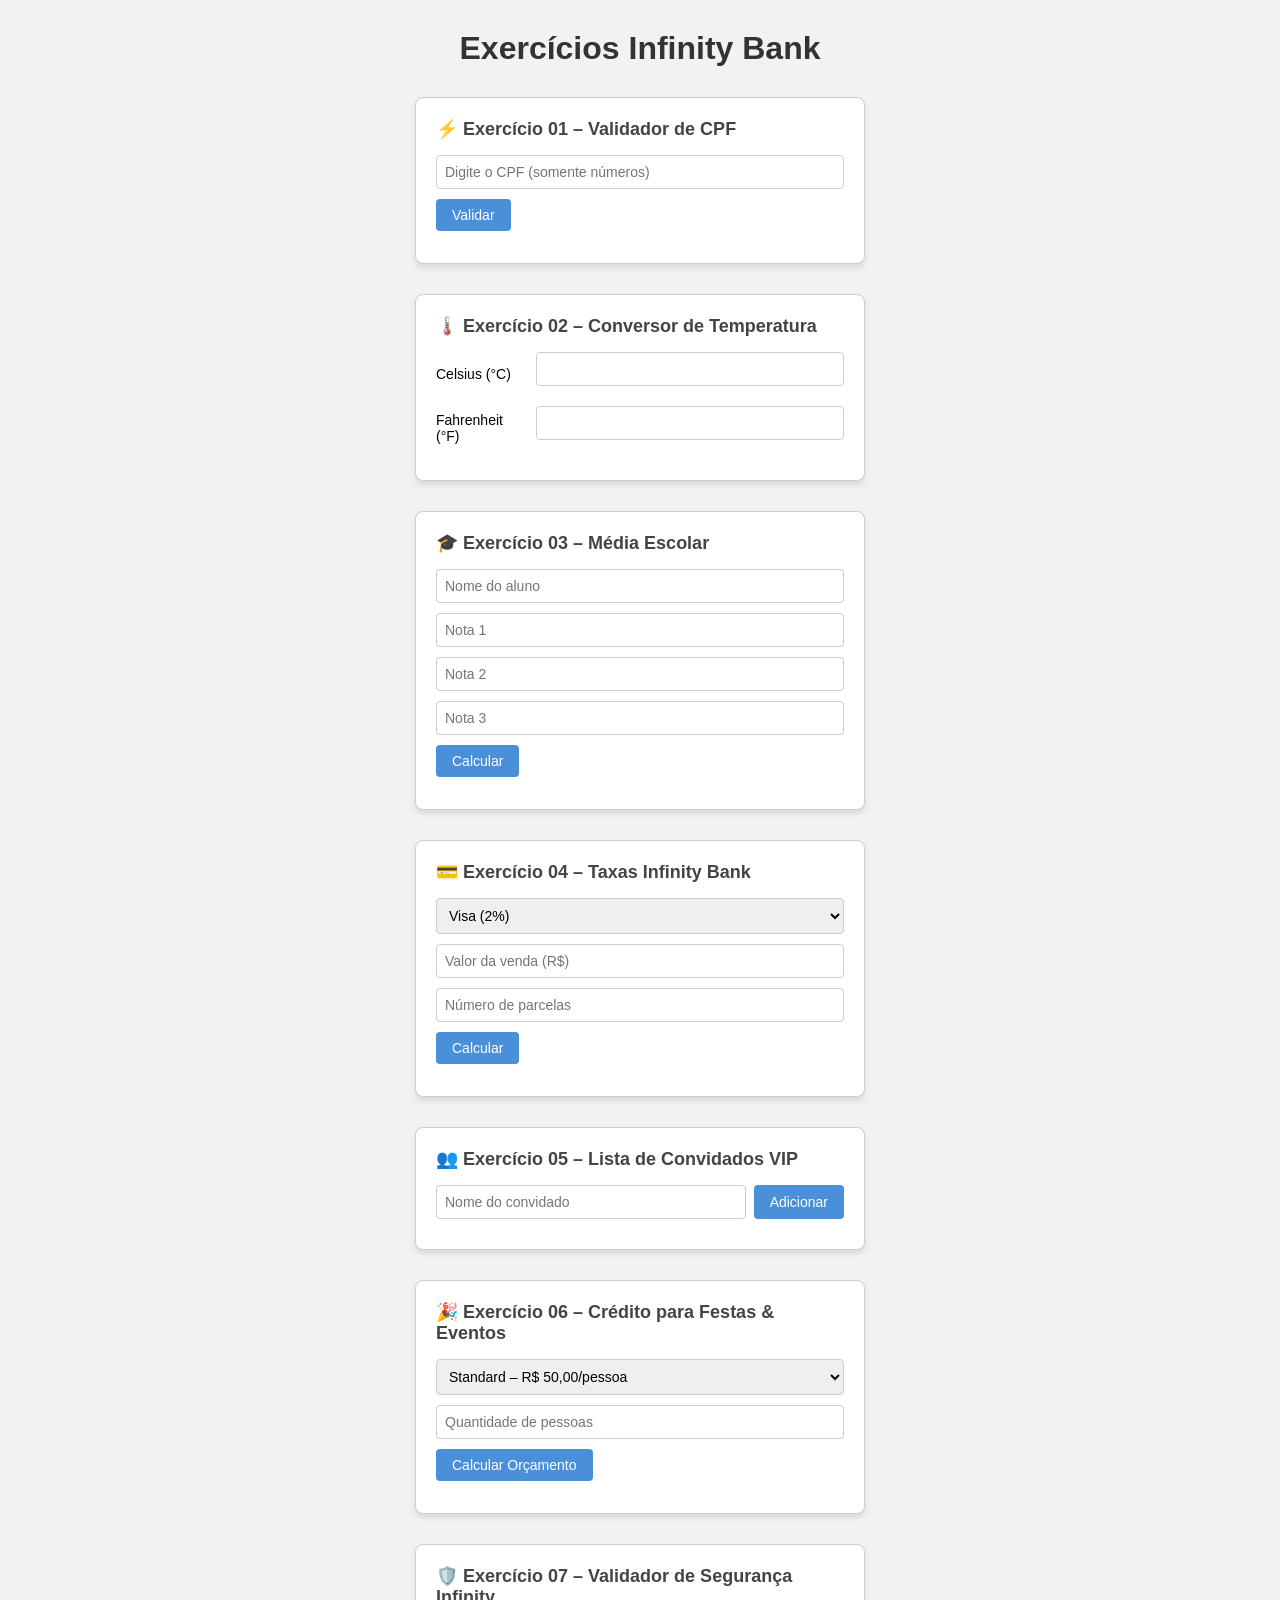
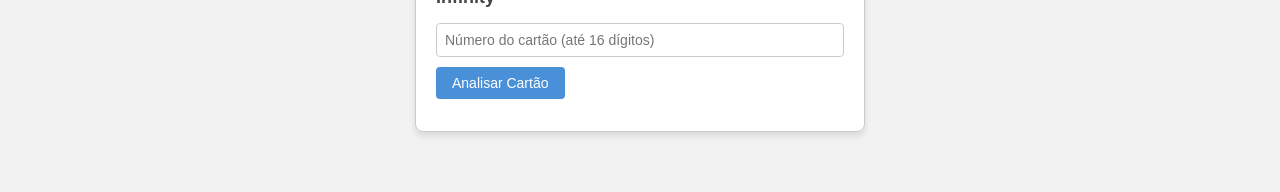
<file: lista200526/exercicios2.html>
<!DOCTYPE html>
<html lang="pt-BR">
<head>
  <meta charset="UTF-8">
  <title>Exercícios Infinity Bank</title>
  <link rel="stylesheet" href="style.css">
</head>
<body>

  <h1>Exercícios Infinity Bank</h1>

  <div class="card">
    <h2>⚡ Exercício 01 – Validador de CPF</h2>
    <input type="text" id="cpf" placeholder="Digite o CPF (somente números)" maxlength="11">
    <button onclick="validarCPF()">Validar</button>
    <div id="resultado-cpf"></div>
  </div>

  <div class="card">
    <h2>🌡️ Exercício 02 – Conversor de Temperatura</h2>
    <div class="temp-row">
      <label>Celsius (°C)</label>
      <input type="number" id="celsius" step="0.1" oninput="converterParaF()">
    </div>
    <div class="temp-row">
      <label>Fahrenheit (°F)</label>
      <input type="number" id="fahrenheit" step="0.1" oninput="converterParaC()">
    </div>
  </div>

  <div class="card">
    <h2>🎓 Exercício 03 – Média Escolar</h2>
    <input type="text" id="nomeAluno" placeholder="Nome do aluno">
    <input type="number" id="nota1" placeholder="Nota 1" step="0.1">
    <input type="number" id="nota2" placeholder="Nota 2" step="0.1">
    <input type="number" id="nota3" placeholder="Nota 3" step="0.1">
    <button onclick="calcularMedia()">Calcular</button>
    <div id="resultado-media"></div>
  </div>

  <div class="card">
    <h2>💳 Exercício 04 – Taxas Infinity Bank</h2>
    <select id="bandeira">
      <option value="visa">Visa (2%)</option>
      <option value="master">Master (1.85%)</option>
      <option value="elo">Elo (3%)</option>
    </select>
    <input type="number" id="valorVenda" placeholder="Valor da venda (R$)" step="0.01">
    <input type="number" id="parcelas" placeholder="Número de parcelas" min="1">
    <button onclick="calcularTaxa()">Calcular</button>
    <div id="resultado-banco"></div>
  </div>

  <div class="card">
    <h2>👥 Exercício 05 – Lista de Convidados VIP</h2>
    <div class="add-row">
      <input type="text" id="nomeConvidado" placeholder="Nome do convidado">
      <button onclick="adicionarConvidado()">Adicionar</button>
    </div>
    <ul id="listaConvidados"></ul>
  </div>

  <div class="card">
    <h2>🎉 Exercício 06 – Crédito para Festas & Eventos</h2>
    <select id="pacote">
      <option value="50">Standard – R$ 50,00/pessoa</option>
      <option value="80">Premium – R$ 80,00/pessoa</option>
      <option value="120">Infinity Deluxe – R$ 120,00/pessoa</option>
    </select>
    <input type="number" id="quantPessoas" placeholder="Quantidade de pessoas" min="1">
    <button onclick="calcularOrcamento()">Calcular Orçamento</button>
    <div id="resultado-orcamento"></div>
  </div>

  <div class="card">
    <h2>🛡️ Exercício 07 – Validador de Segurança Infinity</h2>
    <input type="text" id="numCartao" placeholder="Número do cartão (até 16 dígitos)" maxlength="19">
    <button onclick="analisarCartao()">Analisar Cartão</button>
    <div id="resultado-cartao"></div>
  </div>

  <script src="exercicios.js"></script>
</body>
</html>
</file>
<file: Atividades1006/termosaet/styles.css>
/* ── Reset e base ── */
* {
  box-sizing: border-box;
  margin: 0;
  padding: 0;
}

body {
  background: #121213;
  color: #ffffff;
  font-family: 'Segoe UI', Arial, sans-serif;
  display: flex;
  flex-direction: column;
  align-items: center;
  min-height: 100vh;
  padding-bottom: 32px;
}

/* ── Cabeçalho ── */
header {
  width: 100%;
  max-width: 500px;
  text-align: center;
  padding: 18px 0 12px;
  border-bottom: 1px solid #3a3a3c;
  margin-bottom: 20px;
}

header h1 {
  font-size: 2rem;
  font-weight: 700;
  letter-spacing: 6px;
  color: #ffffff;
}

.subtitulo {
  font-size: 0.78rem;
  color: #818384;
  margin-top: 4px;
  letter-spacing: 1px;
}

/* ── Grade do tabuleiro ── */
#board {
  display: grid;
  grid-template-rows: repeat(6, 1fr);
  gap: 5px;
  margin-bottom: 20px;
}

/* Cada linha da grade */
.row {
  display: grid;
  grid-template-columns: repeat(5, 62px);
  gap: 5px;
}

/* Cada célula (letra) */
.tile {
  width: 62px;
  height: 62px;
  border: 2px solid #3a3a3c;
  display: flex;
  align-items: center;
  justify-content: center;
  font-size: 2rem;
  font-weight: 700;
  text-transform: uppercase;
  color: #ffffff;
  background: transparent;
  transition: border-color 0.1s;
  user-select: none;
}

/* Tile com letra digitada (ainda não enviada) */
.tile.filled {
  border-color: #565758;
  animation: pop 0.1s ease;
}

/* Animação de "pop" ao digitar */
@keyframes pop {
  0%   { transform: scale(1); }
  50%  { transform: scale(1.12); }
  100% { transform: scale(1); }
}

/* Animação de virada ao revelar resultado */
.tile.flip {
  animation: flip 0.5s ease forwards;
}

@keyframes flip {
  0%   { transform: rotateX(0deg); }
  50%  { transform: rotateX(-90deg); background: transparent; }
  100% { transform: rotateX(0deg); }
}

/* ── Estados das células após envio ── */

/* Letra na posição correta → verde */
.tile.correct {
  background: #538d4e;
  border-color: #538d4e;
}

/* Letra existe mas posição errada → amarelo */
.tile.present {
  background: #b59f3b;
  border-color: #b59f3b;
}

/* Letra não existe na palavra → cinza escuro */
.tile.absent {
  background: #3a3a3c;
  border-color: #3a3a3c;
}

/* ── Animação de shake (palavra inválida) ── */
.row.shake {
  animation: shake 0.5s ease;
}

@keyframes shake {
  0%, 100% { transform: translateX(0); }
  20%       { transform: translateX(-6px); }
  40%       { transform: translateX(6px); }
  60%       { transform: translateX(-4px); }
  80%       { transform: translateX(4px); }
}

/* ── Animação de bounce (linha vencedora) ── */
.tile.bounce {
  animation: bounce 0.6s ease forwards;
}

@keyframes bounce {
  0%   { transform: translateY(0); }
  30%  { transform: translateY(-20px); }
  60%  { transform: translateY(-10px); }
  80%  { transform: translateY(-16px); }
  100% { transform: translateY(0); }
}

/* ── Mensagem de status ── */
#message {
  min-height: 36px;
  font-size: 0.9rem;
  font-weight: 600;
  letter-spacing: 1px;
  text-align: center;
  color: #ffffff;
  background: #3a3a3c;
  padding: 8px 20px;
  border-radius: 6px;
  opacity: 0;
  transition: opacity 0.3s;
  margin-bottom: 20px;
}

#message.visible {
  opacity: 1;
}

/* ── Teclado virtual ── */
#keyboard {
  display: flex;
  flex-direction: column;
  align-items: center;
  gap: 8px;
  width: 100%;
  max-width: 500px;
  padding: 0 8px;
}

.keyboard-row {
  display: flex;
  gap: 6px;
  justify-content: center;
}

/* Tecla padrão */
.key {
  height: 58px;
  min-width: 43px;
  padding: 0 6px;
  background: #818384;
  color: #ffffff;
  border: none;
  border-radius: 4px;
  font-size: 0.85rem;
  font-weight: 700;
  text-transform: uppercase;
  cursor: pointer;
  transition: background 0.2s;
  display: flex;
  align-items: center;
  justify-content: center;
}

/* Teclas ENTER e APAGAR são maiores */
.key.wide {
  min-width: 65px;
  font-size: 0.75rem;
}

.key:hover {
  filter: brightness(1.15);
}

/* Estados do teclado (mesmos estados das células) */
.key.correct {
  background: #538d4e;
}

.key.present {
  background: #b59f3b;
}

.key.absent {
  background: #3a3a3c;
}

/* ── Botão de novo jogo ── */
#btn-novo-jogo {
  margin-top: 20px;
  padding: 12px 32px;
  background: #538d4e;
  color: #fff;
  border: none;
  border-radius: 6px;
  font-size: 1rem;
  font-weight: 700;
  letter-spacing: 2px;
  cursor: pointer;
  display: none;
  text-transform: uppercase;
  transition: background 0.2s;
}

#btn-novo-jogo:hover {
  background: #6aaf64;
}
</file>
<file: lista200526/style.css>
* {
  box-sizing: border-box;
  margin: 0;
  padding: 0;
}

body {
  font-family: Arial, sans-serif;
  background-color: #f2f2f2;
  padding: 30px;
}

h1 {
  text-align: center;
  margin-bottom: 30px;
  color: #333;
}

.card {
  background-color: #fff;
  border: 1px solid #ccc;
  border-radius: 8px;
  box-shadow: 0 4px 6px rgba(0,0,0,0.1);
  padding: 20px;
  max-width: 450px;
  margin: 0 auto 30px auto;
}

.card h2 {
  margin-bottom: 15px;
  color: #444;
  font-size: 18px;
}

.card input,
.card select {
  width: 100%;
  padding: 8px;
  margin-bottom: 10px;
  border: 1px solid #ccc;
  border-radius: 4px;
  font-size: 14px;
}

.card button {
  padding: 8px 16px;
  background-color: #4a90d9;
  color: #fff;
  border: none;
  border-radius: 4px;
  cursor: pointer;
  font-size: 14px;
}

.card button:hover {
  background-color: #357abd;
}

#resultado-cpf,
#resultado-media,
#resultado-banco,
#resultado-orcamento,
#resultado-cartao {
  margin-top: 12px;
  font-weight: bold;
  font-size: 15px;
  line-height: 1.8;
}

.valido { color: green; }
.invalido { color: red; }
.aprovado { color: #1a6fcf; }
.exame { color: green; }
.reprovado { color: red; }

.temp-row {
  display: flex;
  gap: 10px;
  align-items: center;
  margin-bottom: 10px;
}

.temp-row label {
  width: 90px;
  font-size: 14px;
}

.temp-row input {
  flex: 1;
  padding: 8px;
  border: 1px solid #ccc;
  border-radius: 4px;
  font-size: 14px;
}

ul {
  list-style: none;
  padding: 0;
  margin-top: 10px;
}

ul li {
  display: flex;
  justify-content: space-between;
  align-items: center;
  padding: 8px 0;
  border-bottom: 1px solid #eee;
  font-size: 14px;
}

ul li span {
  flex: 1;
}

ul li.concluido span {
  text-decoration: line-through;
  color: #999;
}

.btn-concluir {
  background-color: #5cb85c;
  padding: 5px 8px;
  margin-left: 5px;
  font-size: 12px;
}

.btn-editar {
  background-color: #f0ad4e;
  padding: 5px 8px;
  margin-left: 5px;
  font-size: 12px;
}

.btn-excluir {
  background-color: #d9534f;
  padding: 5px 8px;
  margin-left: 5px;
  font-size: 12px;
}

.btn-concluir:hover { background-color: #449d44; }
.btn-editar:hover   { background-color: #d58512; }
.btn-excluir:hover  { background-color: #ac2925; }

.add-row {
  display: flex;
  gap: 8px;
}

.add-row input {
  flex: 1;
  margin-bottom: 0;
}

.add-row button {
  white-space: nowrap;
}
</file>
